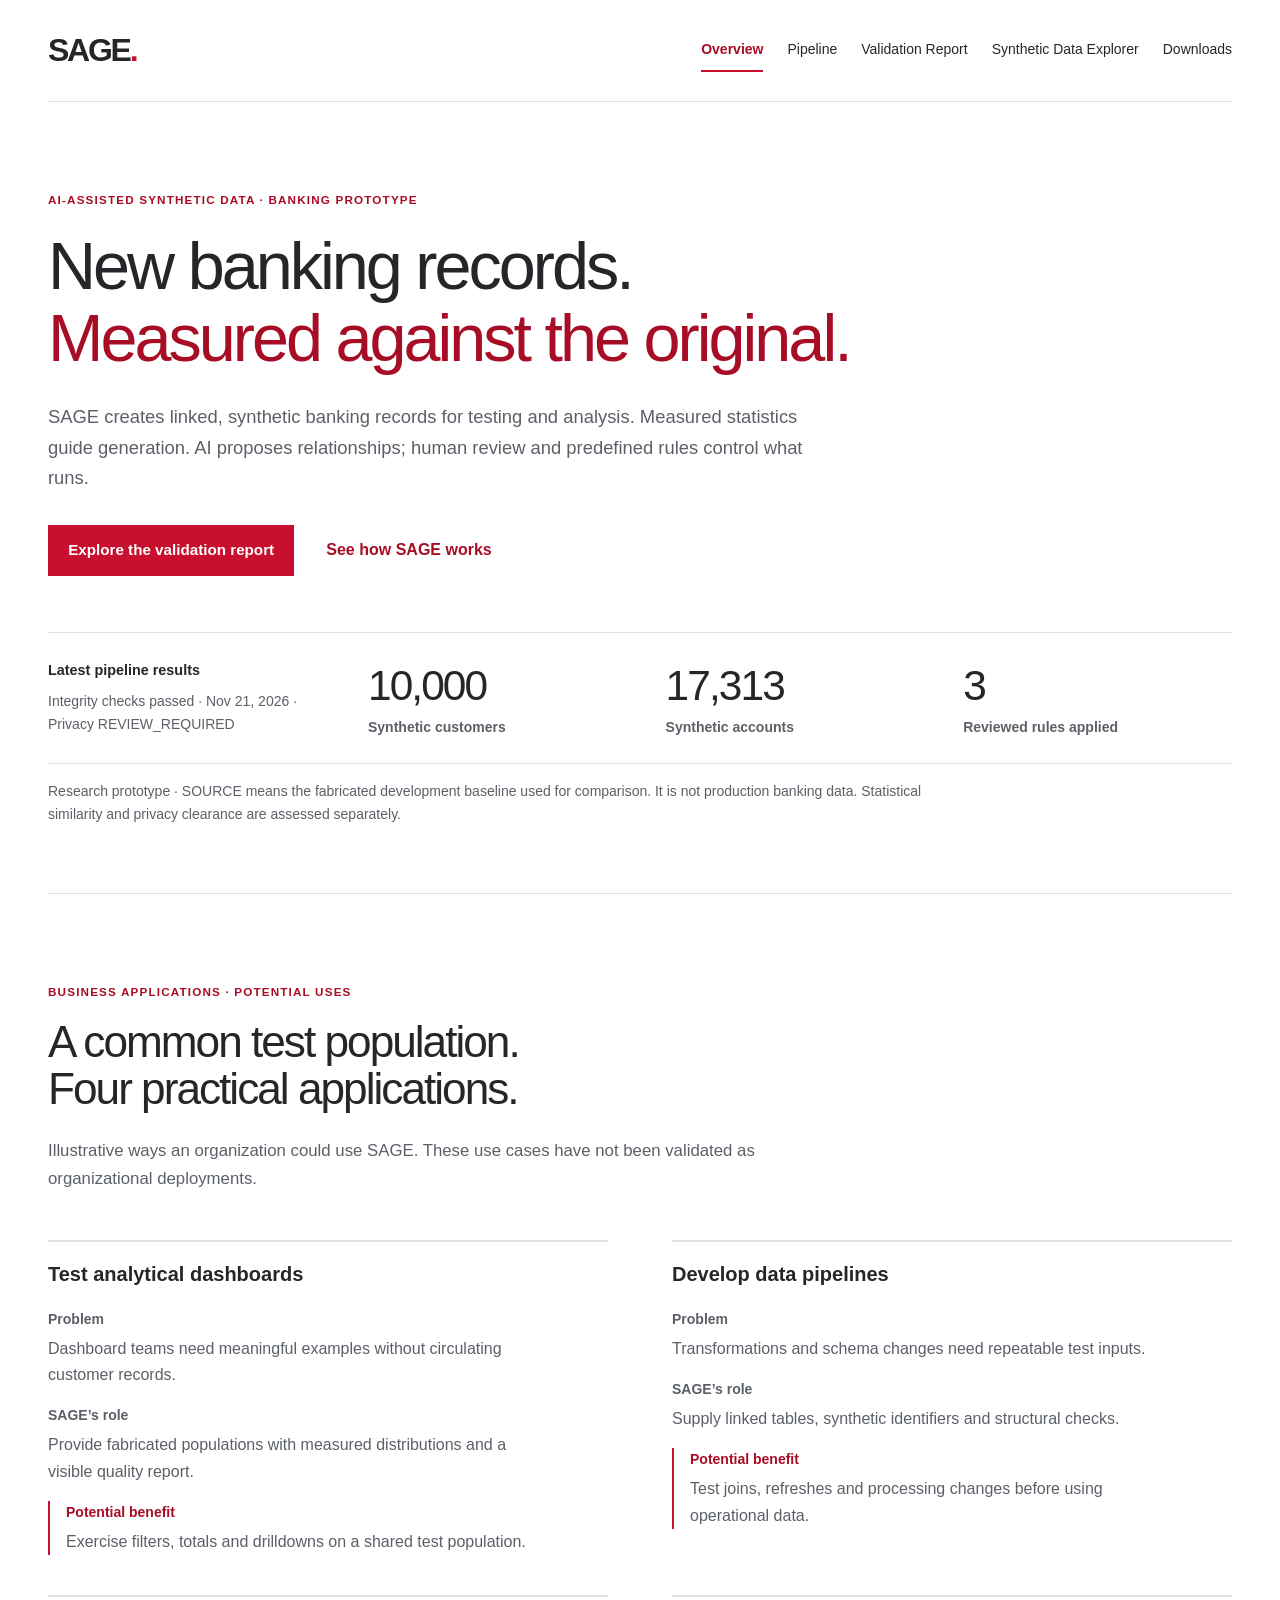
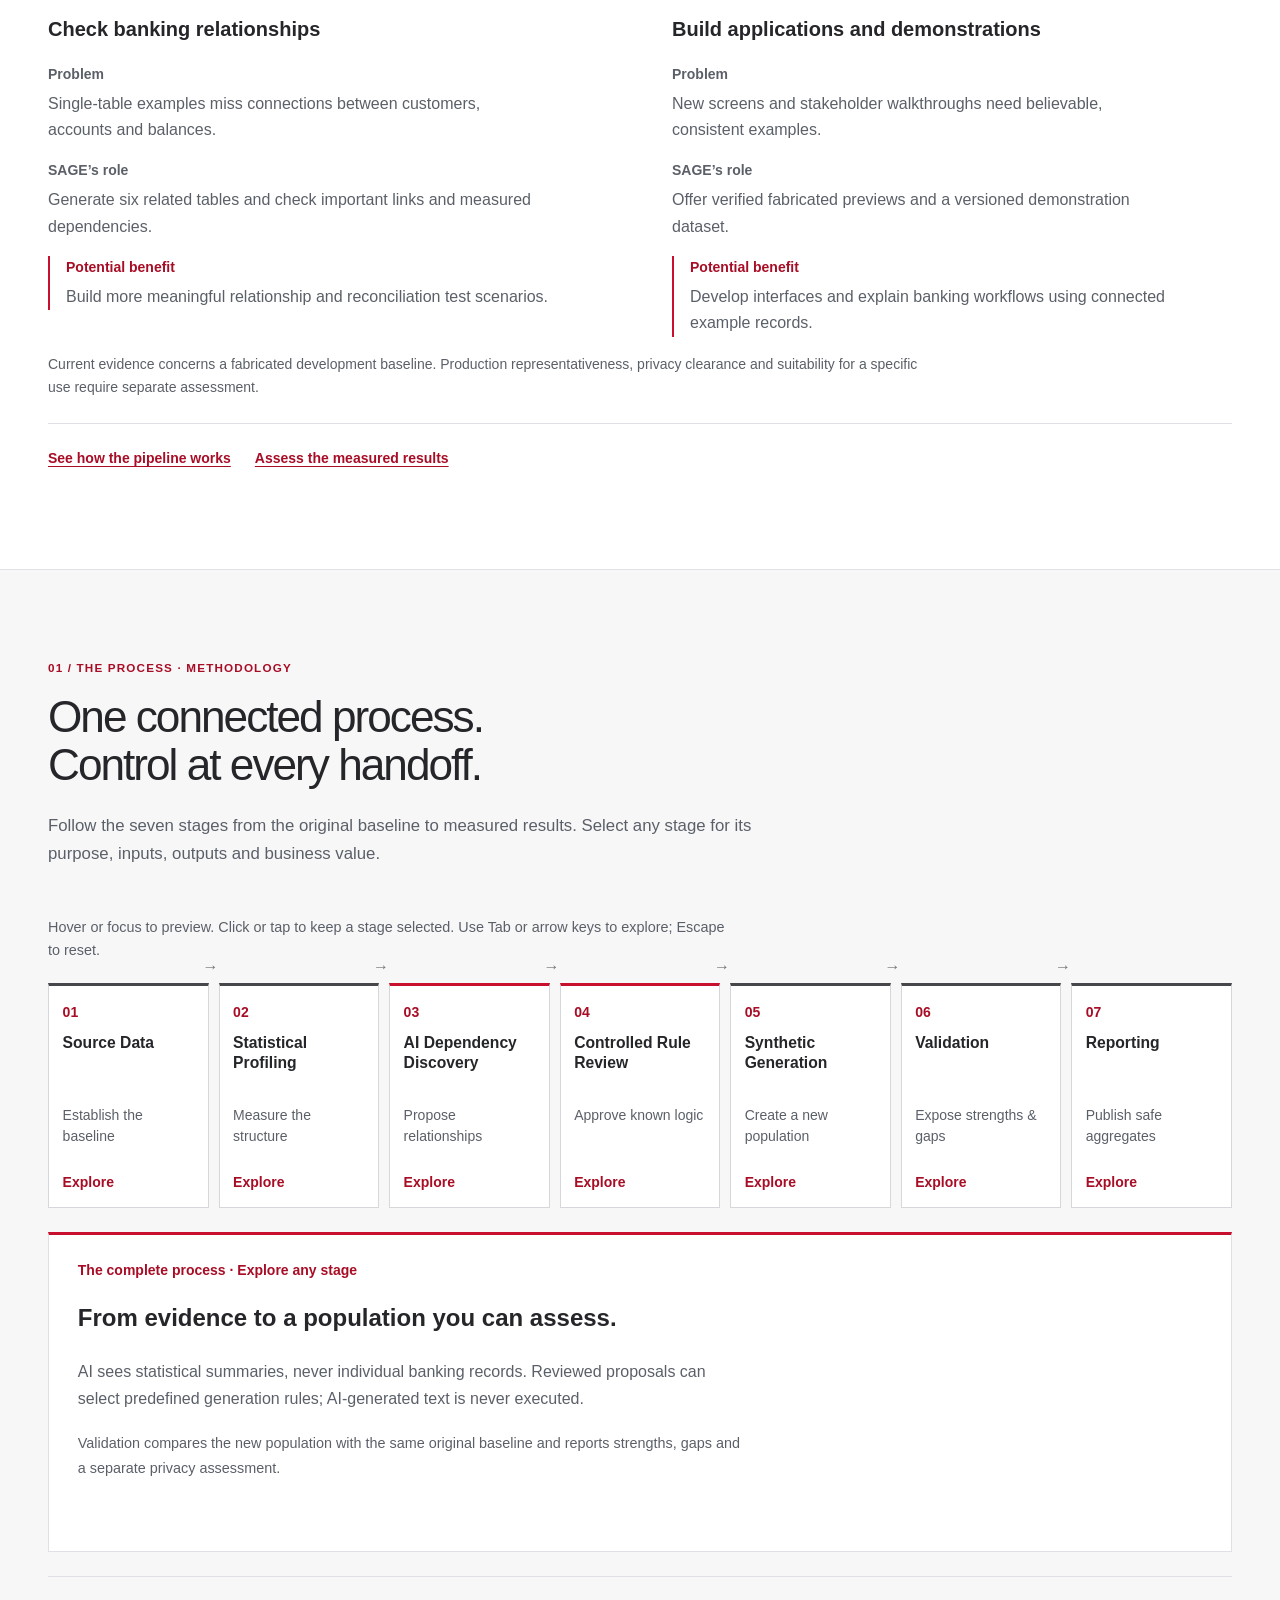
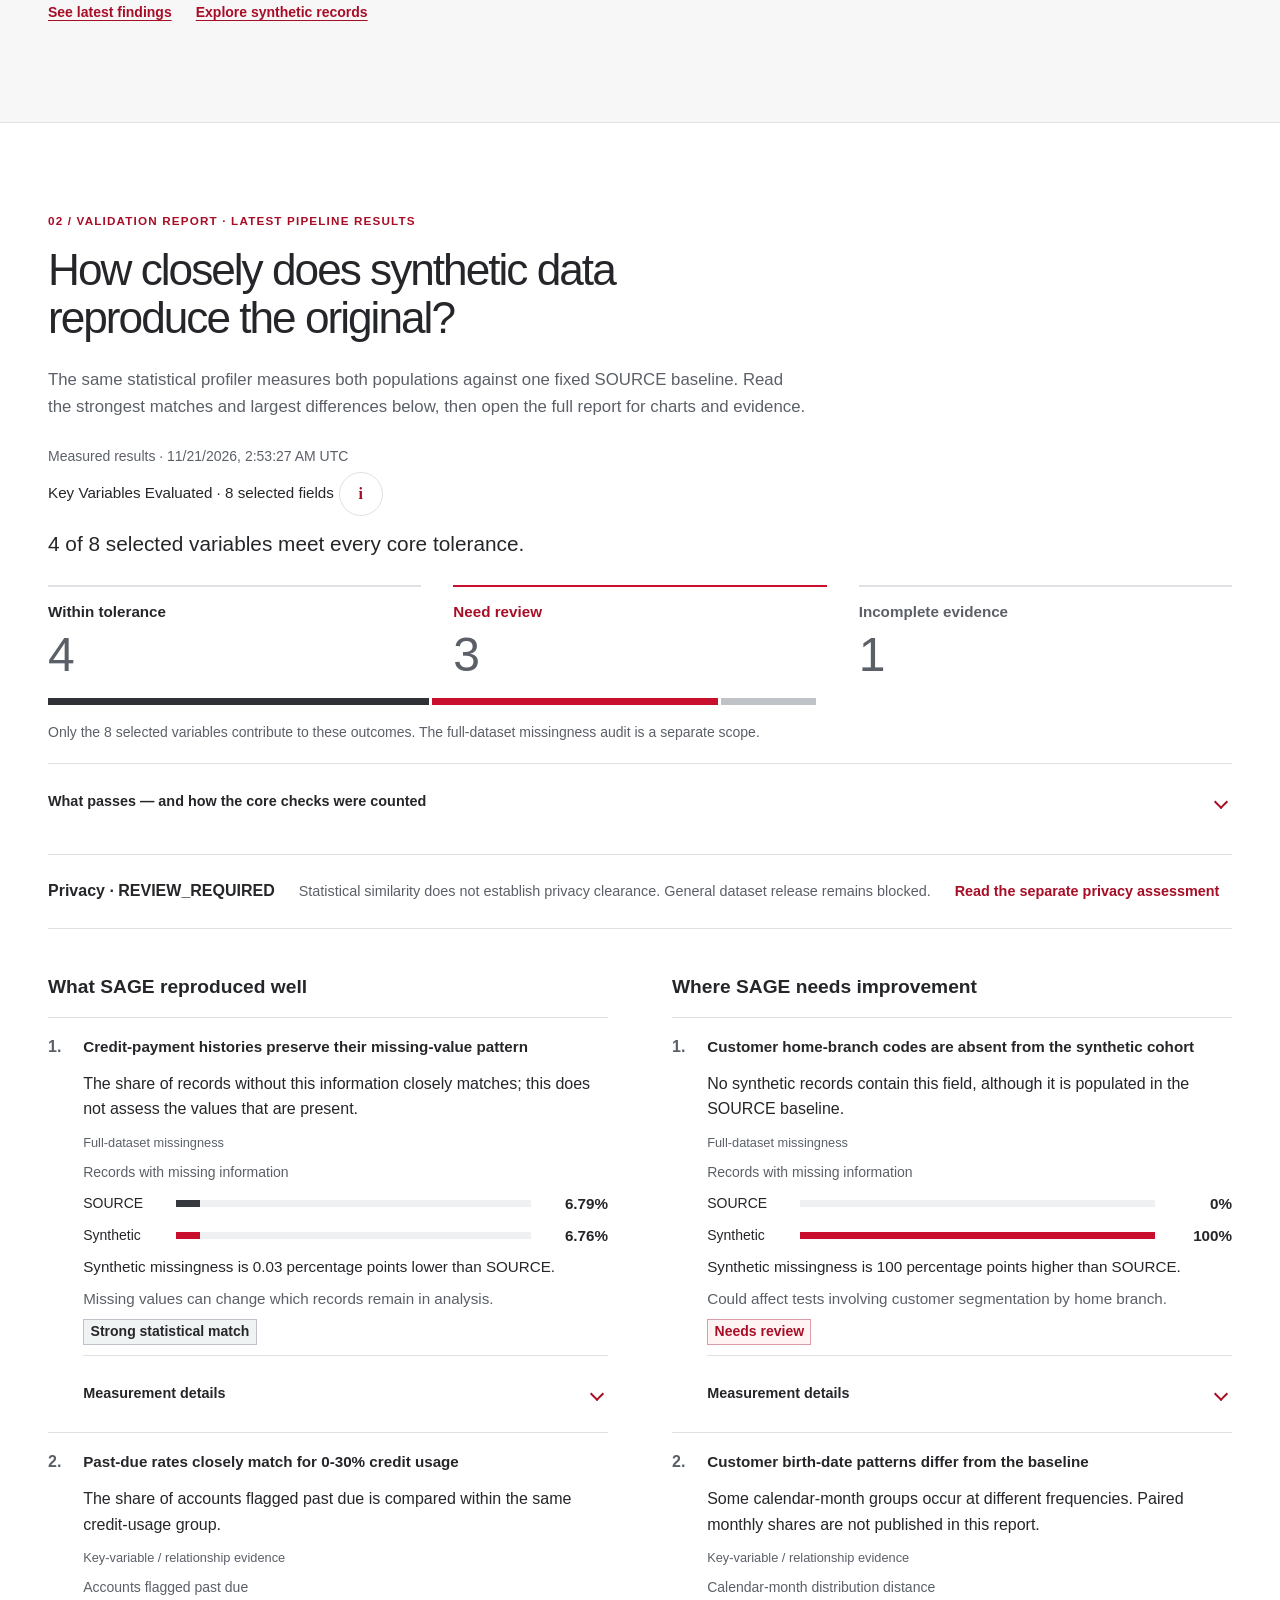
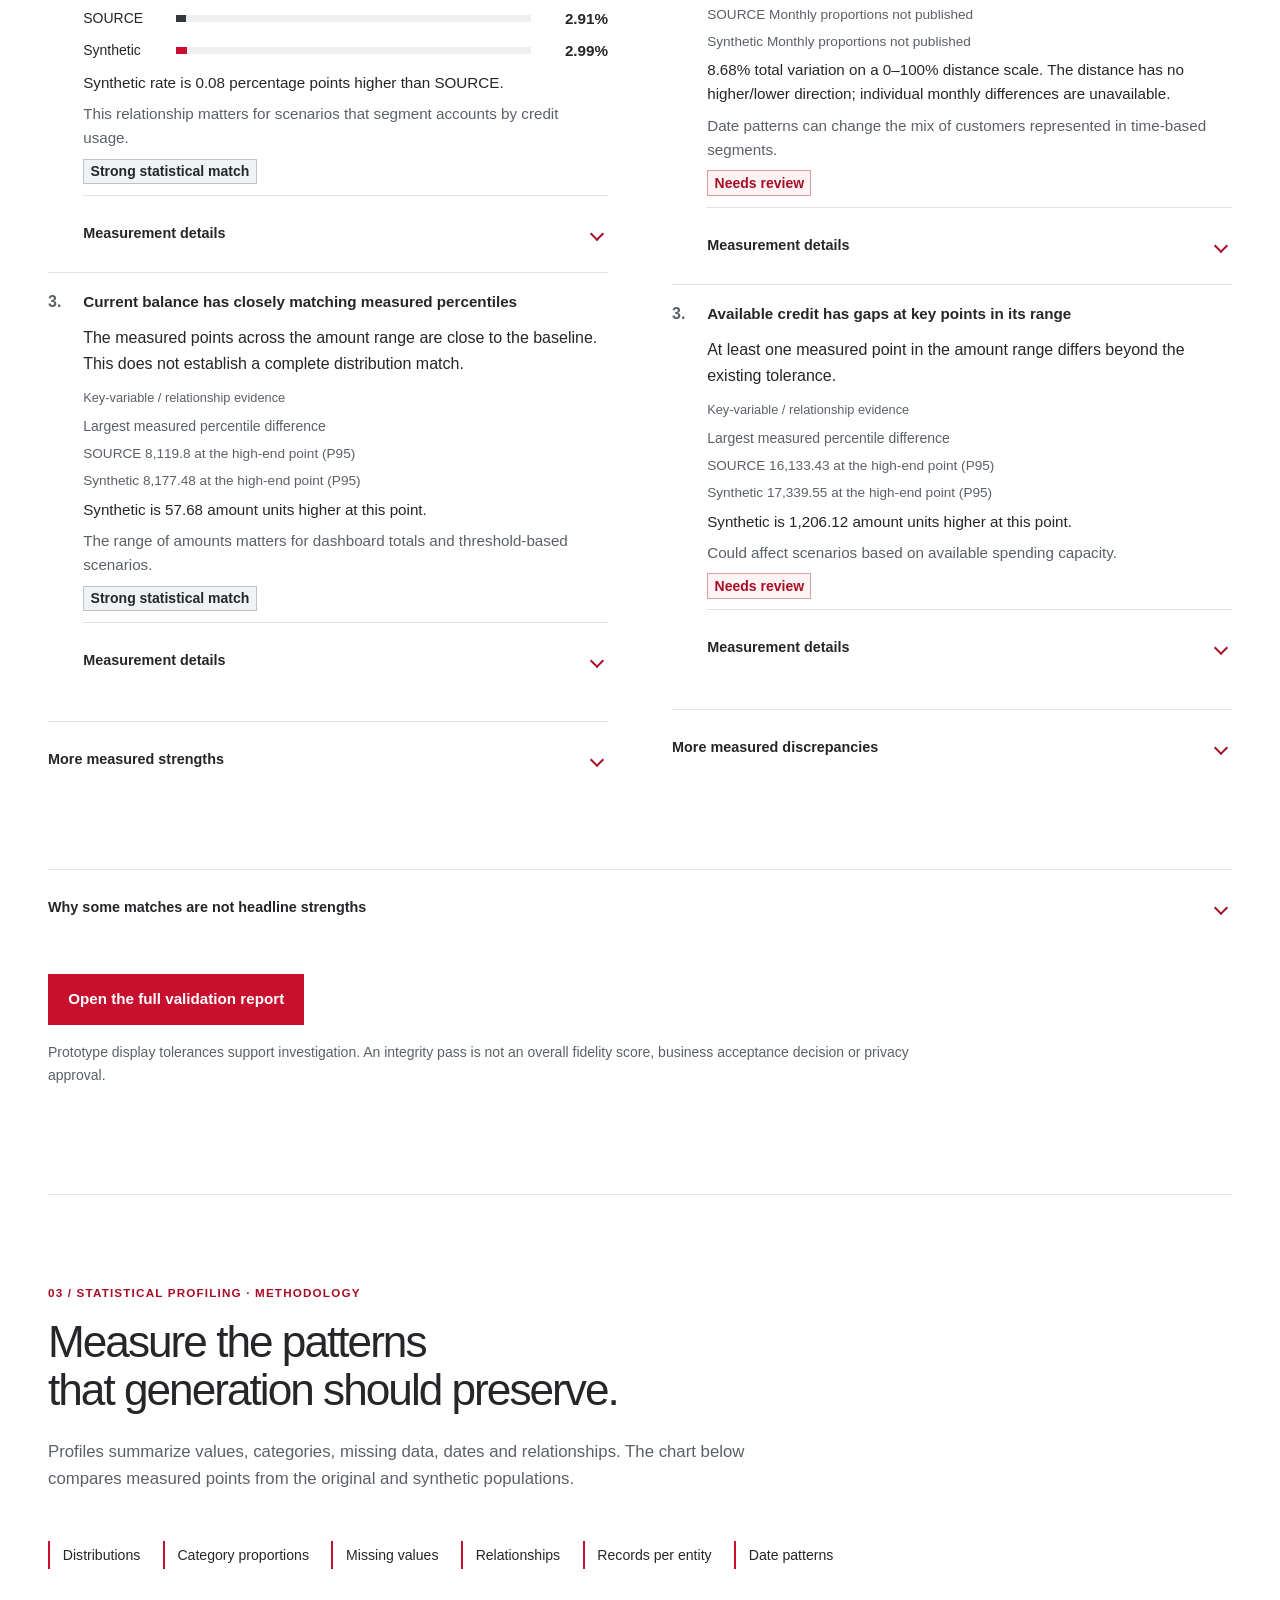
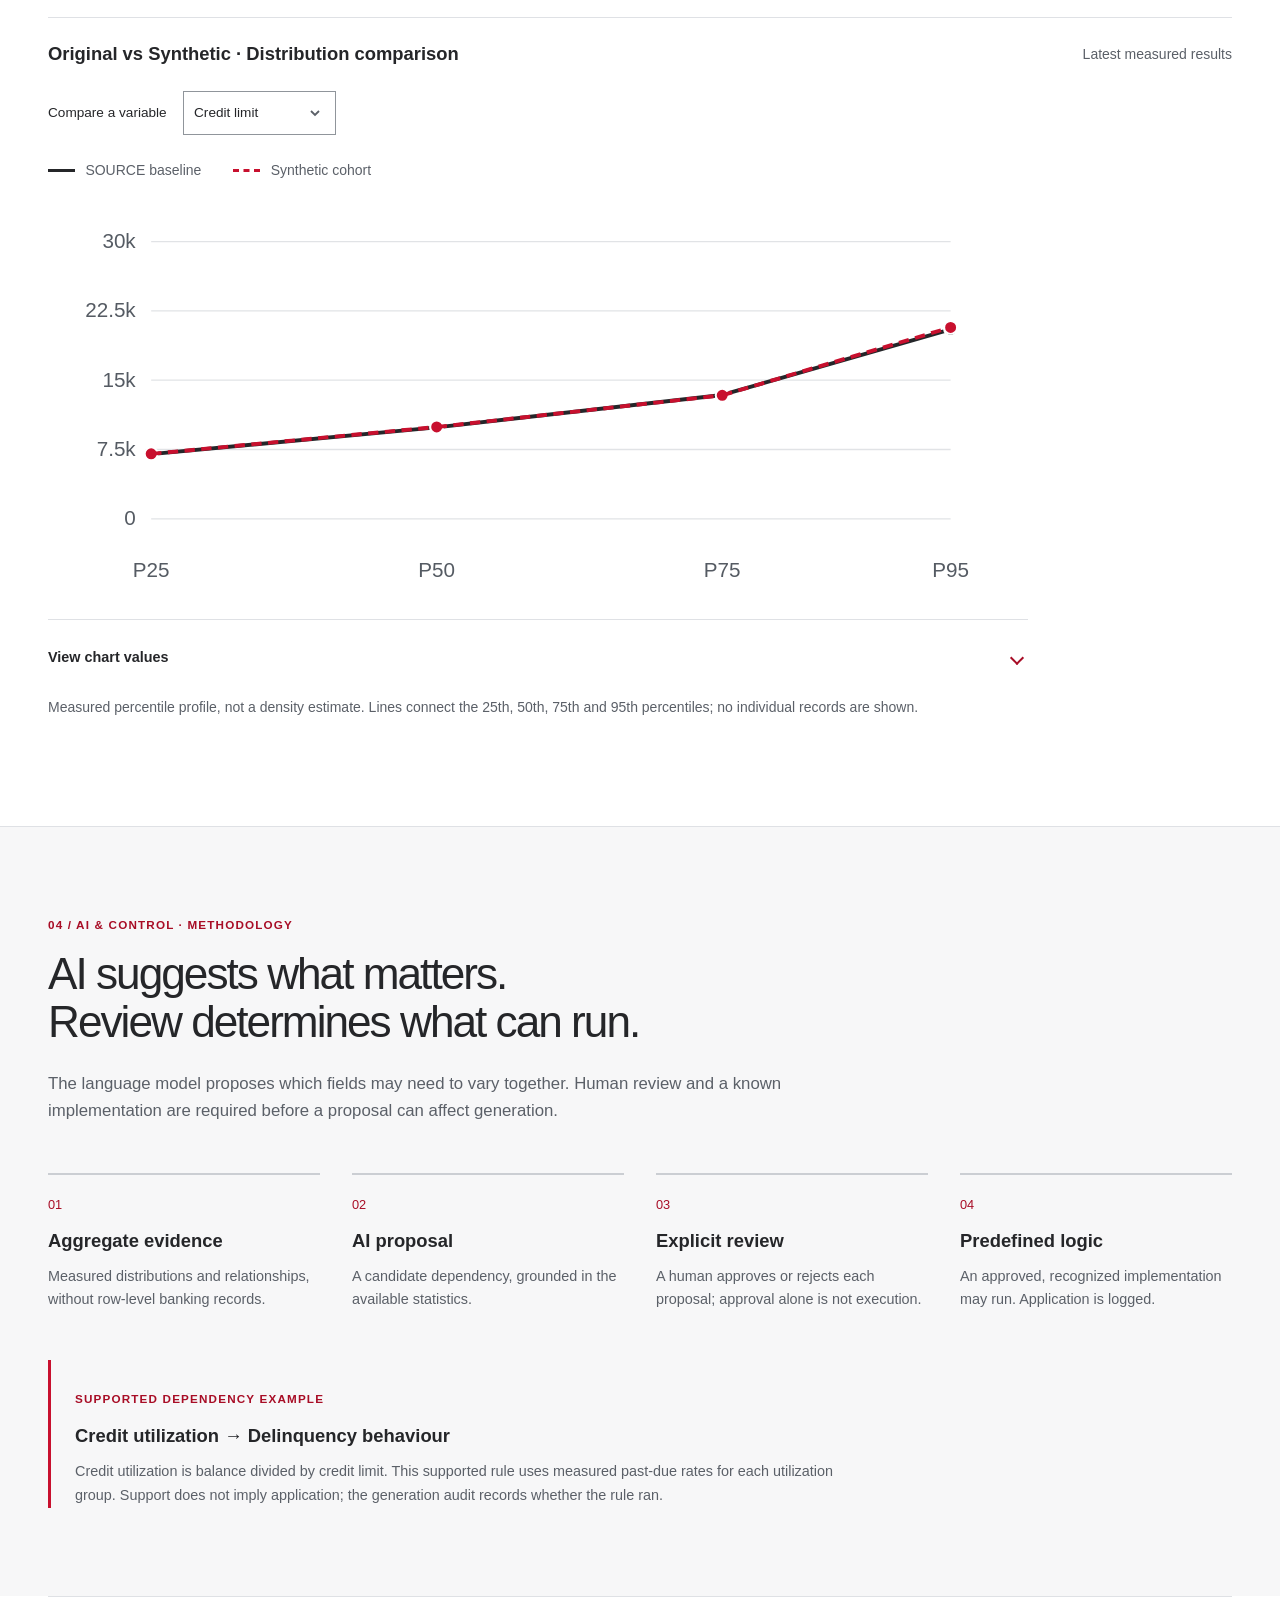
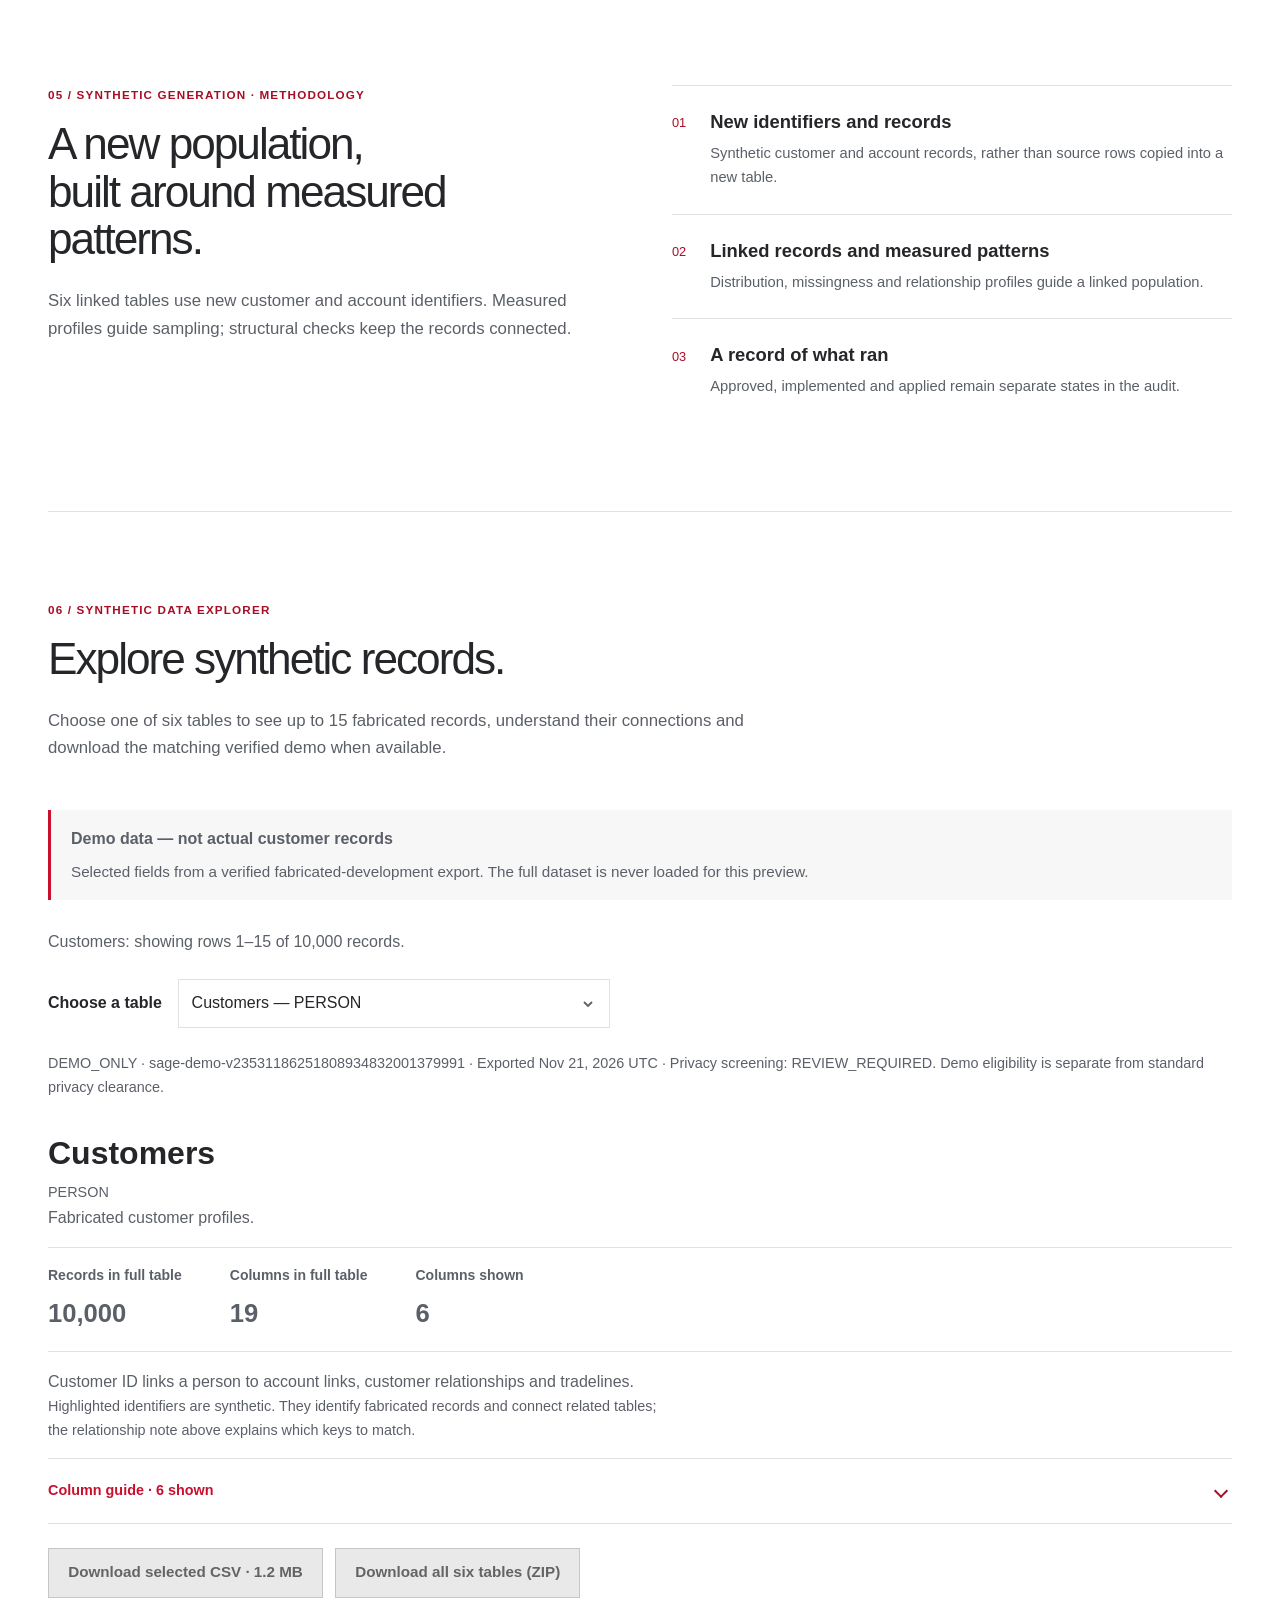
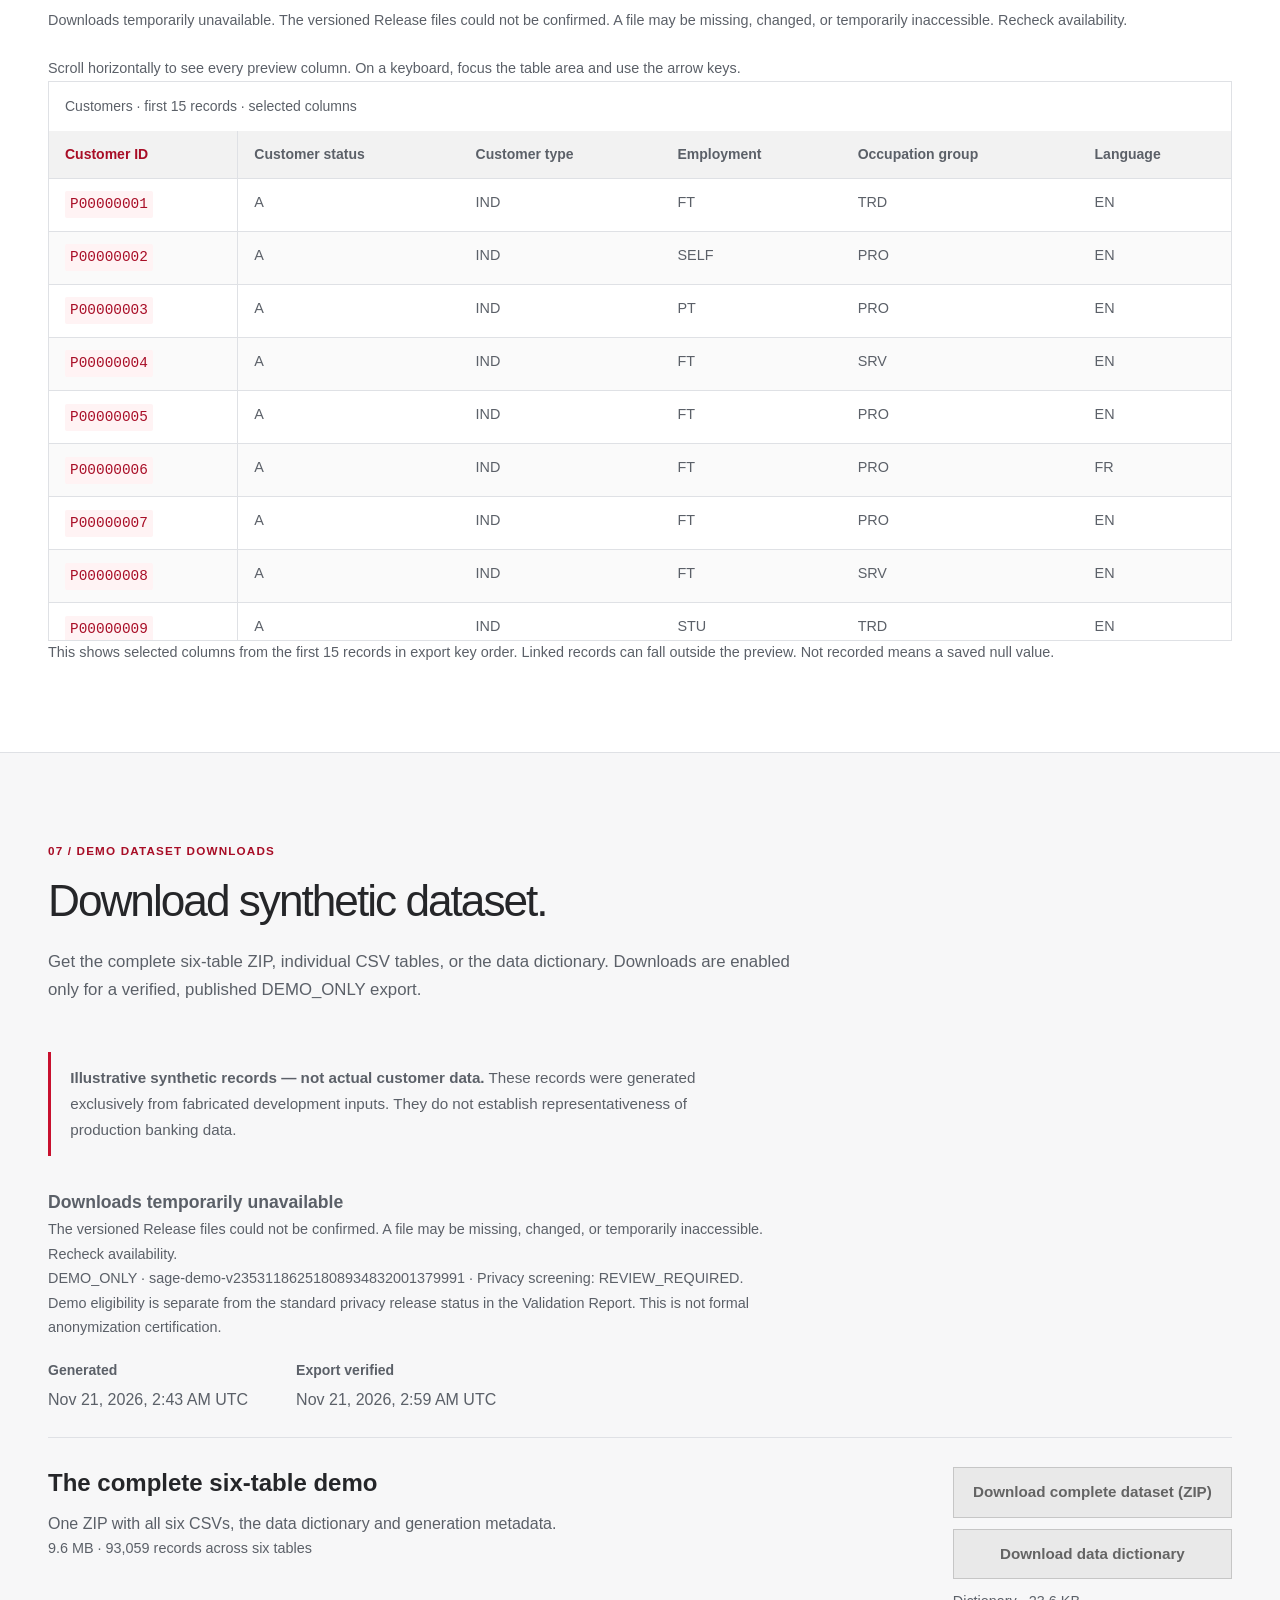
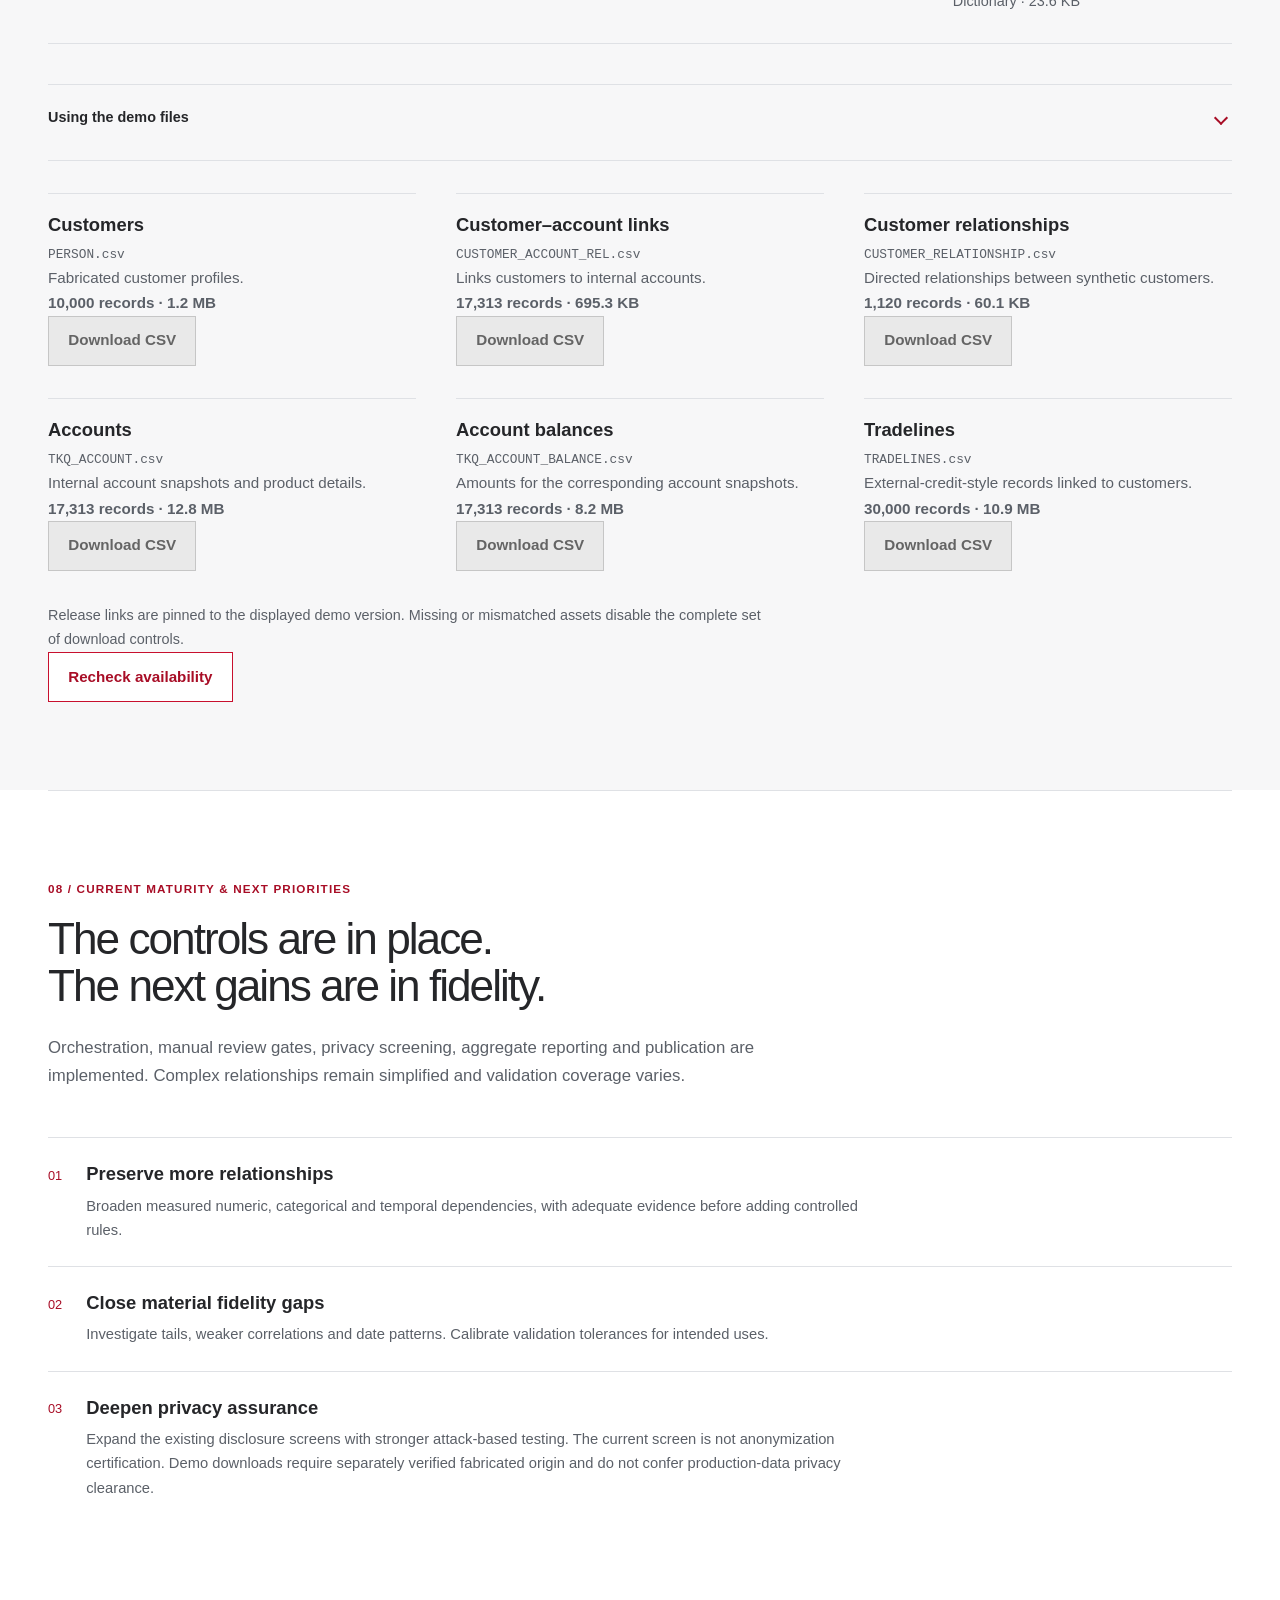
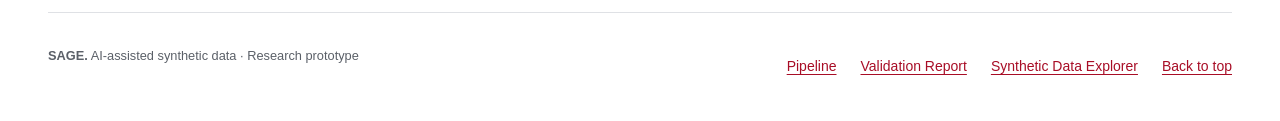
<file: docs/index.html>
<!doctype html>
<html lang="en">
<head>
<meta charset="utf-8"><meta name="viewport" content="width=device-width, initial-scale=1">
<meta name="description" content="SAGE: AI-assisted synthetic banking data, controlled by review and tested against measured source statistics.">
<meta name="theme-color" content="#c8102e"><title>SAGE — Synthetic data. Measured confidence.</title>
<link rel="stylesheet" href="styles.css?v=interpretation-1">
<script src="records-config.js?v=records-4" defer></script><script src="records.js?v=records-explorer-1" defer></script>
  <script src="downloads.js?v=demo-final-1" defer></script>
<script src="validation-config.js?v=null-rates-1" defer></script><script src="executive-viz.js?v=ux-review-2" defer></script><script src="results.js?v=post-pilot-2" defer></script><script src="validation.js?v=interpretation-1" defer></script><script src="showcase.js?v=interpretation-1" defer></script>
</head>
<body class="exec-page">
<a class="skip-link" href="#main">Skip to content</a>
<header class="exec-header container"><a class="exec-brand" href="index.html" aria-label="SAGE overview">SAGE<span aria-hidden="true">.</span></a><nav aria-label="Main navigation"><a href="#overview" aria-current="page">Overview</a><a href="#process">Pipeline</a><a href="validation.html">Validation Report</a><a href="#explore-records">Synthetic Data Explorer</a><a href="#download-dataset">Downloads</a></nav></header>
<main id="main" tabindex="-1">
<section id="overview" class="container exec-hero">
<p class="eyebrow">AI-assisted synthetic data · Banking prototype</p><h1>New banking records.<br><span>Measured against the original.</span></h1>
<p class="exec-lead">SAGE creates linked, synthetic banking records for testing and analysis. Measured statistics guide generation. AI proposes relationships; human review and predefined rules control what runs.</p>
<div class="exec-actions"><a class="button button-primary" href="validation.html">Explore the validation report</a><a class="text-link" href="#process">See how SAGE works</a></div>
<div class="hero-result-strip" aria-label="Latest measured generation"><p class="strip-label">Latest pipeline results<br><span id="hero-status" role="status">Results pending</span></p><dl class="exec-metrics hero-metrics"><div><dt>Synthetic customers</dt><dd id="hero-customers">—</dd></div><div><dt>Synthetic accounts</dt><dd id="hero-accounts">—</dd></div><div><dt>Reviewed rules applied</dt><dd id="hero-rules">—</dd></div></dl></div>
<p class="measurement-note">Research prototype · SOURCE means the fabricated development baseline used for comparison. It is not production banking data. Statistical similarity and privacy clearance are assessed separately.</p>
</section>
<section id="applications" class="container exec-section business-applications" aria-labelledby="applications-title">
<div class="exec-heading"><p class="eyebrow">Business applications · Potential uses</p><h2 id="applications-title">A common test population.<br>Four practical applications.</h2><p>Illustrative ways an organization could use SAGE. These use cases have not been validated as organizational deployments.</p></div>
<div class="application-grid">
<article><h3>Test analytical dashboards</h3><dl>
<div><dt>Problem</dt><dd>Dashboard teams need meaningful examples without circulating customer records.</dd></div>
<div><dt>SAGE’s role</dt><dd>Provide fabricated populations with measured distributions and a visible quality report.</dd></div>
<div><dt>Potential benefit</dt><dd>Exercise filters, totals and drilldowns on a shared test population.</dd></div>
</dl></article>
<article><h3>Develop data pipelines</h3><dl>
<div><dt>Problem</dt><dd>Transformations and schema changes need repeatable test inputs.</dd></div>
<div><dt>SAGE’s role</dt><dd>Supply linked tables, synthetic identifiers and structural checks.</dd></div>
<div><dt>Potential benefit</dt><dd>Test joins, refreshes and processing changes before using operational data.</dd></div>
</dl></article>
<article><h3>Check banking relationships</h3><dl>
<div><dt>Problem</dt><dd>Single-table examples miss connections between customers, accounts and balances.</dd></div>
<div><dt>SAGE’s role</dt><dd>Generate six related tables and check important links and measured dependencies.</dd></div>
<div><dt>Potential benefit</dt><dd>Build more meaningful relationship and reconciliation test scenarios.</dd></div>
</dl></article>
<article><h3>Build applications and demonstrations</h3><dl>
<div><dt>Problem</dt><dd>New screens and stakeholder walkthroughs need believable, consistent examples.</dd></div>
<div><dt>SAGE’s role</dt><dd>Offer verified fabricated previews and a versioned demonstration dataset.</dd></div>
<div><dt>Potential benefit</dt><dd>Develop interfaces and explain banking workflows using connected example records.</dd></div>
</dl></article>
</div>
<p class="measurement-note">Current evidence concerns a fabricated development baseline. Production representativeness, privacy clearance and suitability for a specific use require separate assessment.</p>
<nav class="section-exits" aria-label="Explore these potential applications"><a href="#process">See how the pipeline works</a><a href="validation.html#summary">Assess the measured results</a></nav>
</section>
<section id="process" class="exec-section section-soft"><div class="container">
<div class="exec-heading"><p class="eyebrow">01 / The process · Methodology</p><h2>One connected process.<br>Control at every handoff.</h2><p>Follow the seven stages from the original baseline to measured results. Select any stage for its purpose, inputs, outputs and business value.</p></div>
<div id="pipeline-explorer" class="pipeline-explorer">
<p id="pipeline-help" class="pipeline-help">Hover or focus to preview. Click or tap to keep a stage selected. Use Tab or arrow keys to explore; Escape to reset.</p>
<ol class="exec-pipeline" aria-label="SAGE pipeline stages" aria-describedby="pipeline-help">
<li class="pipeline-stage" data-detail="stage-source" data-title="Source Data"><button id="stage-source-button" type="button" aria-controls="stage-source" aria-expanded="false" disabled><span class="stage-number">01</span><strong>Source Data</strong><span class="stage-summary">Establish the baseline</span><span class="stage-more" aria-hidden="true">Explore</span></button></li>
<li class="pipeline-stage" data-detail="stage-profile" data-title="Statistical Profiling"><button id="stage-profile-button" type="button" aria-controls="stage-profile" aria-expanded="false" disabled><span class="stage-number">02</span><strong>Statistical Profiling</strong><span class="stage-summary">Measure the structure</span><span class="stage-more" aria-hidden="true">Explore</span></button></li>
<li class="pipeline-stage stage-accent" data-detail="stage-ai" data-title="AI Dependency Discovery"><button id="stage-ai-button" type="button" aria-controls="stage-ai" aria-expanded="false" disabled><span class="stage-number">03</span><strong>AI Dependency Discovery</strong><span class="stage-summary">Propose relationships</span><span class="stage-more" aria-hidden="true">Explore</span></button></li>
<li class="pipeline-stage stage-accent" data-detail="stage-review" data-title="Controlled Rule Review"><button id="stage-review-button" type="button" aria-controls="stage-review" aria-expanded="false" disabled><span class="stage-number">04</span><strong>Controlled Rule Review</strong><span class="stage-summary">Approve known logic</span><span class="stage-more" aria-hidden="true">Explore</span></button></li>
<li class="pipeline-stage" data-detail="stage-generate" data-title="Synthetic Generation"><button id="stage-generate-button" type="button" aria-controls="stage-generate" aria-expanded="false" disabled><span class="stage-number">05</span><strong>Synthetic Generation</strong><span class="stage-summary">Create a new population</span><span class="stage-more" aria-hidden="true">Explore</span></button></li>
<li class="pipeline-stage" data-detail="stage-validate" data-title="Validation"><button id="stage-validate-button" type="button" aria-controls="stage-validate" aria-expanded="false" disabled><span class="stage-number">06</span><strong>Validation</strong><span class="stage-summary">Expose strengths &amp; gaps</span><span class="stage-more" aria-hidden="true">Explore</span></button></li>
<li class="pipeline-stage" data-detail="stage-report" data-title="Reporting"><button id="stage-report-button" type="button" aria-controls="stage-report" aria-expanded="false" disabled><span class="stage-number">07</span><strong>Reporting</strong><span class="stage-summary">Publish safe aggregates</span><span class="stage-more" aria-hidden="true">Explore</span></button></li>
</ol>
<div id="pipeline-detail" class="pipeline-detail" role="region" aria-label="Pipeline stage briefing">
<div class="pipeline-detail-toolbar"><p id="pipeline-status" class="pipeline-status" role="status" aria-live="polite" aria-atomic="true">The complete process · Explore any stage</p><button id="pipeline-reset" class="pipeline-reset" type="button" hidden>Back to stages</button></div>
<div id="pipeline-overview" class="pipeline-overview"><h3>From evidence to a population you can assess.</h3><p>AI sees statistical summaries, never individual banking records. Reviewed proposals can select predefined generation rules; AI-generated text is never executed.</p><p class="pipeline-takeaway">Validation compares the new population with the same original baseline and reports strengths, gaps and a separate privacy assessment.</p></div>
<article id="stage-source" class="stage-detail" aria-labelledby="stage-source-title" hidden><h3 id="stage-source-title">Source Data</h3><dl class="stage-facts">
<div><dt>Purpose</dt><dd>Establish the original population that SAGE aims to reproduce.</dd></div>
<div><dt>Inputs</dt><dd>The six linked tables of fabricated development records.</dd></div>
<div><dt>Outputs</dt><dd>One agreed SOURCE baseline for measurement and comparison.</dd></div>
<div><dt>Business value</dt><dd>Keeps every result anchored to the same reference population.</dd></div>
</dl></article>
<article id="stage-profile" class="stage-detail" aria-labelledby="stage-profile-title" hidden><h3 id="stage-profile-title">Statistical Profiling</h3><dl class="stage-facts">
<div><dt>Purpose</dt><dd>Measure the patterns a useful synthetic population should preserve.</dd></div>
<div><dt>Inputs</dt><dd>The selected SOURCE baseline.</dd></div>
<div><dt>Outputs</dt><dd>Summaries of distributions, missingness, dates and relationships.</dd></div>
<div><dt>Business value</dt><dd>Turns a complex population into measurable generation targets.</dd></div>
</dl></article>
<article id="stage-ai" class="stage-detail" aria-labelledby="stage-ai-title" hidden><h3 id="stage-ai-title">AI Dependency Discovery</h3><dl class="stage-facts">
<div><dt>Purpose</dt><dd>Identify candidate relationships that may need to be generated together.</dd></div>
<div><dt>Inputs</dt><dd>Aggregate statistical evidence, without individual banking records.</dd></div>
<div><dt>Outputs</dt><dd>Dependency proposals for human review.</dd></div>
<div><dt>Business value</dt><dd>Helps prioritize relationships that independent sampling could miss.</dd></div>
</dl></article>
<article id="stage-review" class="stage-detail" aria-labelledby="stage-review-title" hidden><h3 id="stage-review-title">Controlled Rule Review</h3><dl class="stage-facts">
<div><dt>Purpose</dt><dd>Decide which proposed dependencies are suitable for controlled use.</dd></div>
<div><dt>Inputs</dt><dd>Candidate proposals and their supporting measured evidence.</dd></div>
<div><dt>Outputs</dt><dd>Reviewed decisions. Supported approvals may influence generation through predefined logic.</dd></div>
<div><dt>Business value</dt><dd>Maintains human accountability. Approval alone does not mean a rule was applied.</dd></div>
</dl></article>
<article id="stage-generate" class="stage-detail" aria-labelledby="stage-generate-title" hidden><h3 id="stage-generate-title">Synthetic Generation</h3><dl class="stage-facts">
<div><dt>Purpose</dt><dd>Create a new, linked population with its own synthetic identifiers.</dd></div>
<div><dt>Inputs</dt><dd>The SOURCE statistical profile and eligible reviewed dependencies.</dd></div>
<div><dt>Outputs</dt><dd>Six related synthetic tables and a record of applied rules.</dd></div>
<div><dt>Business value</dt><dd>Provides consistent data for demonstration, testing and analysis while preserving measured patterns.</dd></div>
</dl></article>
<article id="stage-validate" class="stage-detail" aria-labelledby="stage-validate-title" hidden><h3 id="stage-validate-title">Validation</h3><dl class="stage-facts">
<div><dt>Purpose</dt><dd>Assess how closely the new population matches the original baseline.</dd></div>
<div><dt>Inputs</dt><dd>The generated cohort and the same SOURCE reference.</dd></div>
<div><dt>Outputs</dt><dd>Measured strengths, discrepancies, structural checks and a separate privacy assessment.</dd></div>
<div><dt>Business value</dt><dd>Makes limitations visible before stakeholders decide how the data can be used.</dd></div>
</dl></article>
<article id="stage-report" class="stage-detail" aria-labelledby="stage-report-title" hidden><h3 id="stage-report-title">Reporting</h3><dl class="stage-facts">
<div><dt>Purpose</dt><dd>Make the evidence accessible to stakeholders.</dd></div>
<div><dt>Inputs</dt><dd>Validated comparisons and separate demo-export verification.</dd></div>
<div><dt>Outputs</dt><dd>An aggregate Validation Report; verified DEMO_ONLY previews and downloads when enabled.</dd></div>
<div><dt>Business value</dt><dd>Supports informed review while keeping unverified datasets out of public distribution.</dd></div>
</dl></article>
</div>
<noscript><p class="pipeline-help">Interactive stage details need JavaScript. The complete process and methodology remain visible on this page.</p></noscript>
</div>
<nav class="section-exits" aria-label="Continue from the pipeline"><a href="#validation">See latest findings</a><a href="#explore-records">Explore synthetic records</a></nav>
</div></section>
<section id="validation" class="exec-section section-soft"><div class="container">
<div class="exec-heading"><p class="eyebrow">02 / Validation report · Latest pipeline results</p><h2>How closely does synthetic data<br>reproduce the original?</h2><p>The same statistical profiler measures both populations against one fixed SOURCE baseline. Read the strongest matches and largest differences below, then open the full report for charts and evidence.</p></div>
<!-- SHOWCASE RESULTS START -->
<div id="executive-results" data-report-url="latest-pipeline.json"><p class="results-notice" role="status">Latest results unavailable</p><noscript><p>Enable JavaScript to view measured results. The methodology remains available above.</p></noscript></div>
<!-- SHOWCASE RESULTS END -->
<a class="button button-primary" href="validation.html">Open the full validation report</a><p class="measurement-note">Prototype display tolerances support investigation. An integrity pass is not an overall fidelity score, business acceptance decision or privacy approval.</p>
</div></section>
<section id="evidence" class="container exec-section">
<div class="exec-heading"><p class="eyebrow">03 / Statistical profiling · Methodology</p><h2>Measure the patterns<br>that generation should preserve.</h2><p>Profiles summarize values, categories, missing data, dates and relationships. The chart below compares measured points from the original and synthetic populations.</p></div>
<ul class="profile-characteristics"><li>Distributions</li><li>Category proportions</li><li>Missing values</li><li>Relationships</li><li>Records per entity</li><li>Date patterns</li></ul>
<div class="visual-heading"><h3>Original vs Synthetic · Distribution comparison</h3><span class="small-label">Latest measured results</span></div><div id="distribution-preview"><p class="results-notice">Latest distribution results unavailable. A completed report will populate this comparison.</p></div>
</section>
<section id="control" class="exec-section section-soft"><div class="container">
<div class="exec-heading"><p class="eyebrow">04 / AI &amp; control · Methodology</p><h2>AI suggests what matters.<br>Review determines what can run.</h2><p>The language model proposes which fields may need to vary together. Human review and a known implementation are required before a proposal can affect generation.</p></div>
<ol class="control-flow"><li><span>01</span><h3>Aggregate evidence</h3><p>Measured distributions and relationships, without row-level banking records.</p></li><li><span>02</span><h3>AI proposal</h3><p>A candidate dependency, grounded in the available statistics.</p></li><li><span>03</span><h3>Explicit review</h3><p>A human approves or rejects each proposal; approval alone is not execution.</p></li><li><span>04</span><h3>Predefined logic</h3><p>An approved, recognized implementation may run. Application is logged.</p></li></ol>
<div class="example-line"><p class="eyebrow">Supported dependency example</p><h3>Credit utilization → Delinquency behaviour</h3><p>Credit utilization is balance divided by credit limit. This supported rule uses measured past-due rates for each utilization group. Support does not imply application; the generation audit records whether the rule ran.</p></div>
</div></section>
<section id="generation" class="container exec-section generation-split"><div class="exec-heading"><p class="eyebrow">05 / Synthetic generation · Methodology</p><h2>A new population,<br>built around measured patterns.</h2><p>Six linked tables use new customer and account identifiers. Measured profiles guide sampling; structural checks keep the records connected.</p></div><ul class="outcome-list"><li><span>01</span><div><h3>New identifiers and records</h3><p>Synthetic customer and account records, rather than source rows copied into a new table.</p></div></li><li><span>02</span><div><h3>Linked records and measured patterns</h3><p>Distribution, missingness and relationship profiles guide a linked population.</p></div></li><li><span>03</span><div><h3>A record of what ran</h3><p>Approved, implemented and applied remain separate states in the audit.</p></div></li></ul></section>
<section id="explore-records" class="container exec-section" aria-labelledby="explore-records-title">
<div class="exec-heading"><p class="eyebrow">06 / Synthetic Data Explorer</p><h2 id="explore-records-title">Explore synthetic records.</h2><p>Choose one of six tables to see up to 15 fabricated records, understand their connections and download the matching verified demo when available.</p></div>
<p class="record-designation"><strong>Demo data — not actual customer records</strong><span>Selected fields from a verified fabricated-development export. The full dataset is never loaded for this preview.</span></p>
<div id="records-explorer"><p class="results-notice" role="status">Demo preview pending</p><noscript><p>Enable JavaScript to explore the bounded demo preview. The methodology and validation links remain available.</p></noscript></div>
</section>
<section id="download-dataset" class="exec-section section-soft" aria-labelledby="download-dataset-title"><div class="container">
<div class="exec-heading"><p class="eyebrow">07 / Demo dataset downloads</p><h2 id="download-dataset-title">Download synthetic dataset.</h2><p>Get the complete six-table ZIP, individual CSV tables, or the data dictionary. Downloads are enabled only for a verified, published DEMO_ONLY export.</p></div>
<p class="download-disclaimer"><strong>Illustrative synthetic records — not actual customer data.</strong> These records were generated exclusively from fabricated development inputs. They do not establish representativeness of production banking data.</p>
<div id="dataset-downloads"><p class="results-notice" role="status">Downloads unavailable until a verified demo export is confirmed.</p><noscript><p>Enable JavaScript to check the verified export and versioned download links.</p></noscript></div>
</div></section>
<section id="priorities" class="container exec-section"><div class="exec-heading"><p class="eyebrow">08 / Current maturity &amp; next priorities</p><h2>The controls are in place.<br>The next gains are in fidelity.</h2><p>Orchestration, manual review gates, privacy screening, aggregate reporting and publication are implemented. Complex relationships remain simplified and validation coverage varies.</p></div><ol class="priority-list"><li><span>01</span><div><h3>Preserve more relationships</h3><p>Broaden measured numeric, categorical and temporal dependencies, with adequate evidence before adding controlled rules.</p></div></li><li><span>02</span><div><h3>Close material fidelity gaps</h3><p>Investigate tails, weaker correlations and date patterns. Calibrate validation tolerances for intended uses.</p></div></li><li><span>03</span><div><h3>Deepen privacy assurance</h3><p>Expand the existing disclosure screens with stronger attack-based testing. The current screen is not anonymization certification. Demo downloads require separately verified fabricated origin and do not confer production-data privacy clearance.</p></div></li></ol></section>
</main>
<footer class="container exec-footer"><p><strong>SAGE.</strong> AI-assisted synthetic data · Research prototype</p><nav aria-label="Explore SAGE"><a href="#process">Pipeline</a><a href="validation.html">Validation Report</a><a href="#explore-records">Synthetic Data Explorer</a><a href="#overview">Back to top</a></nav></footer>
</body></html>
</file>
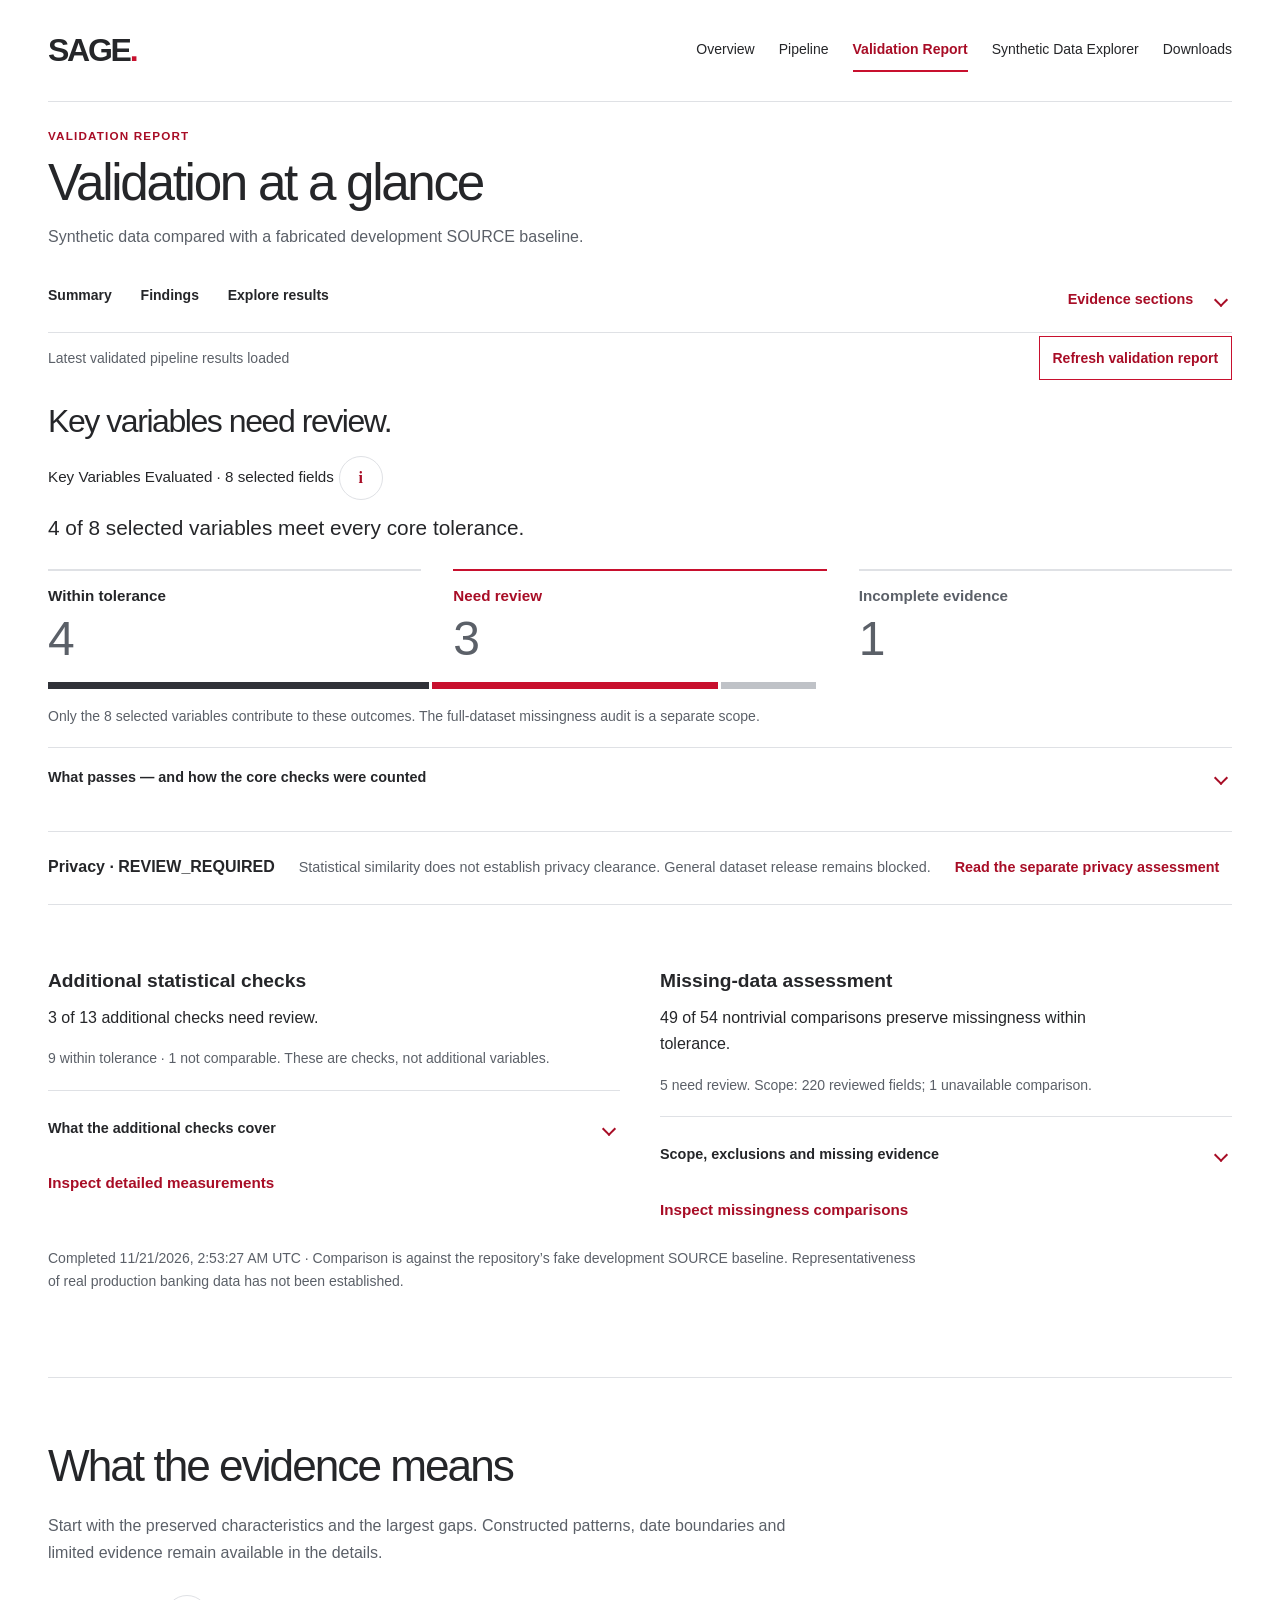
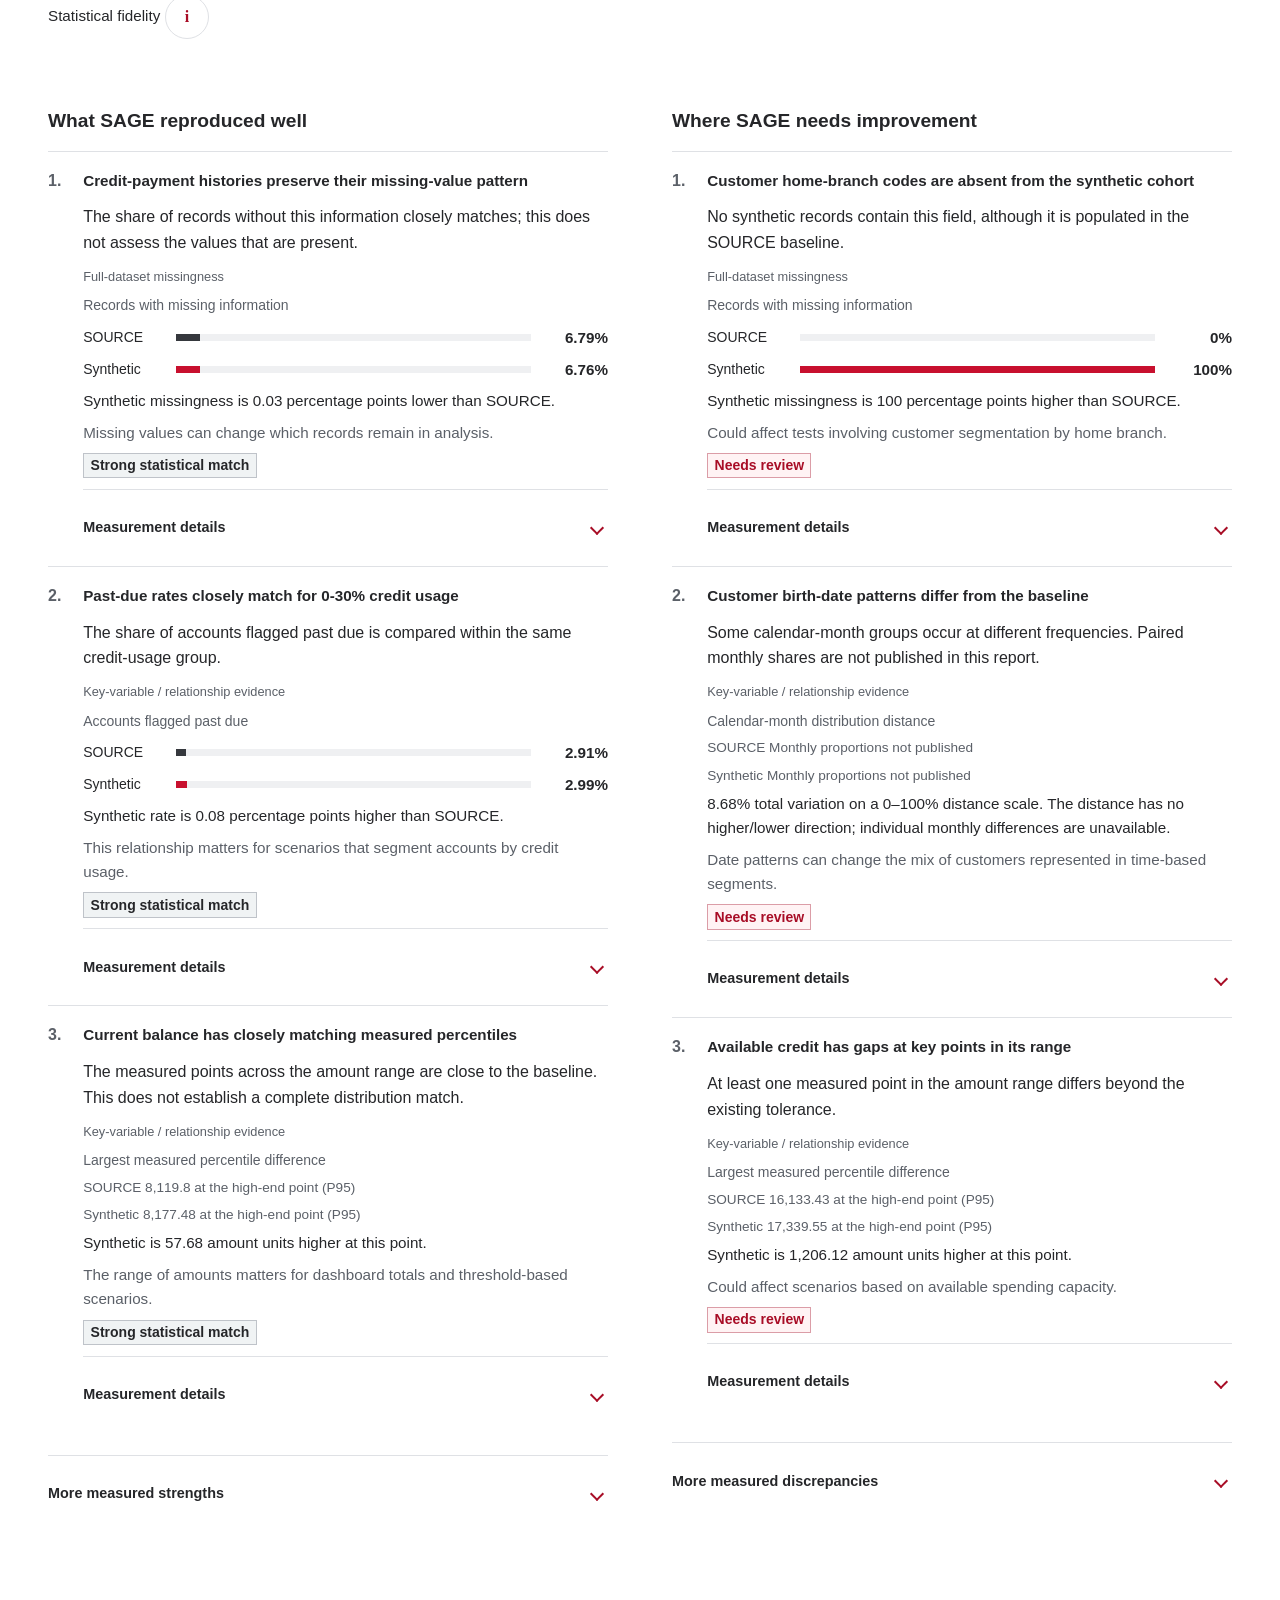
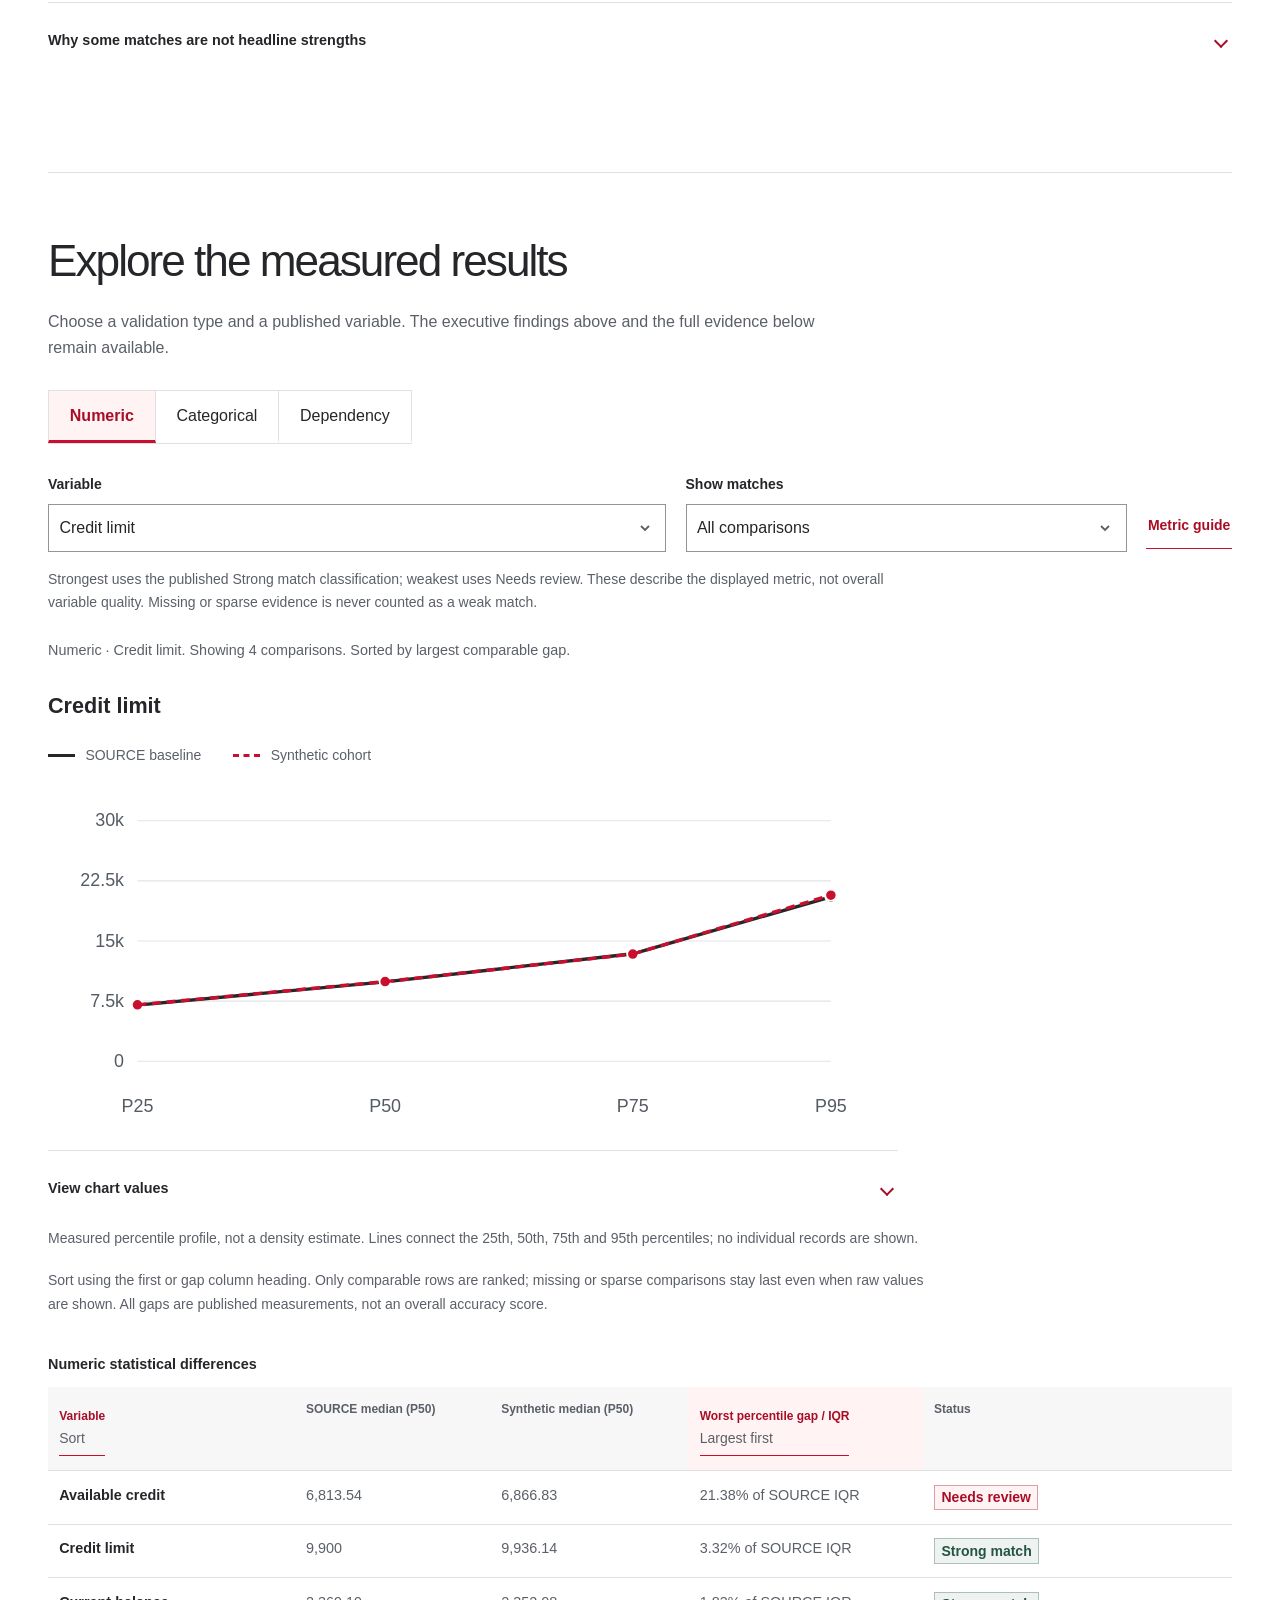
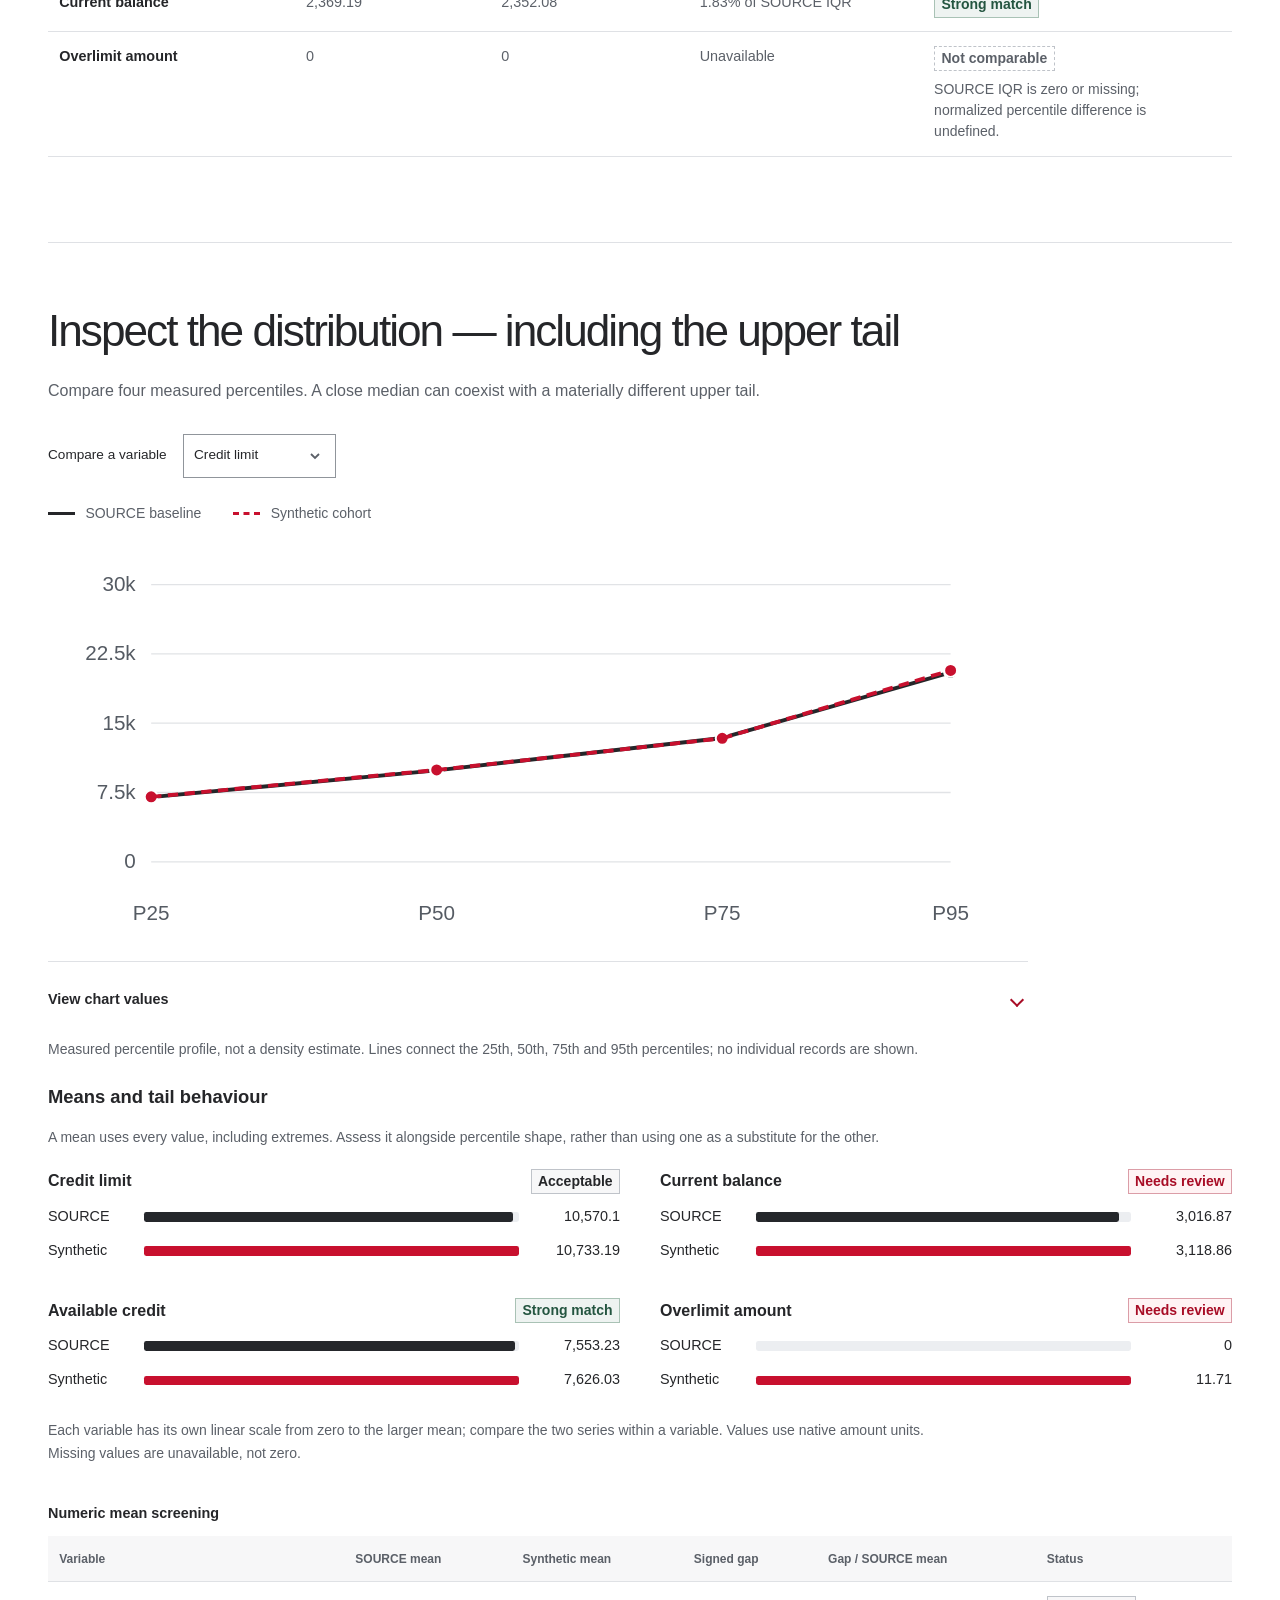
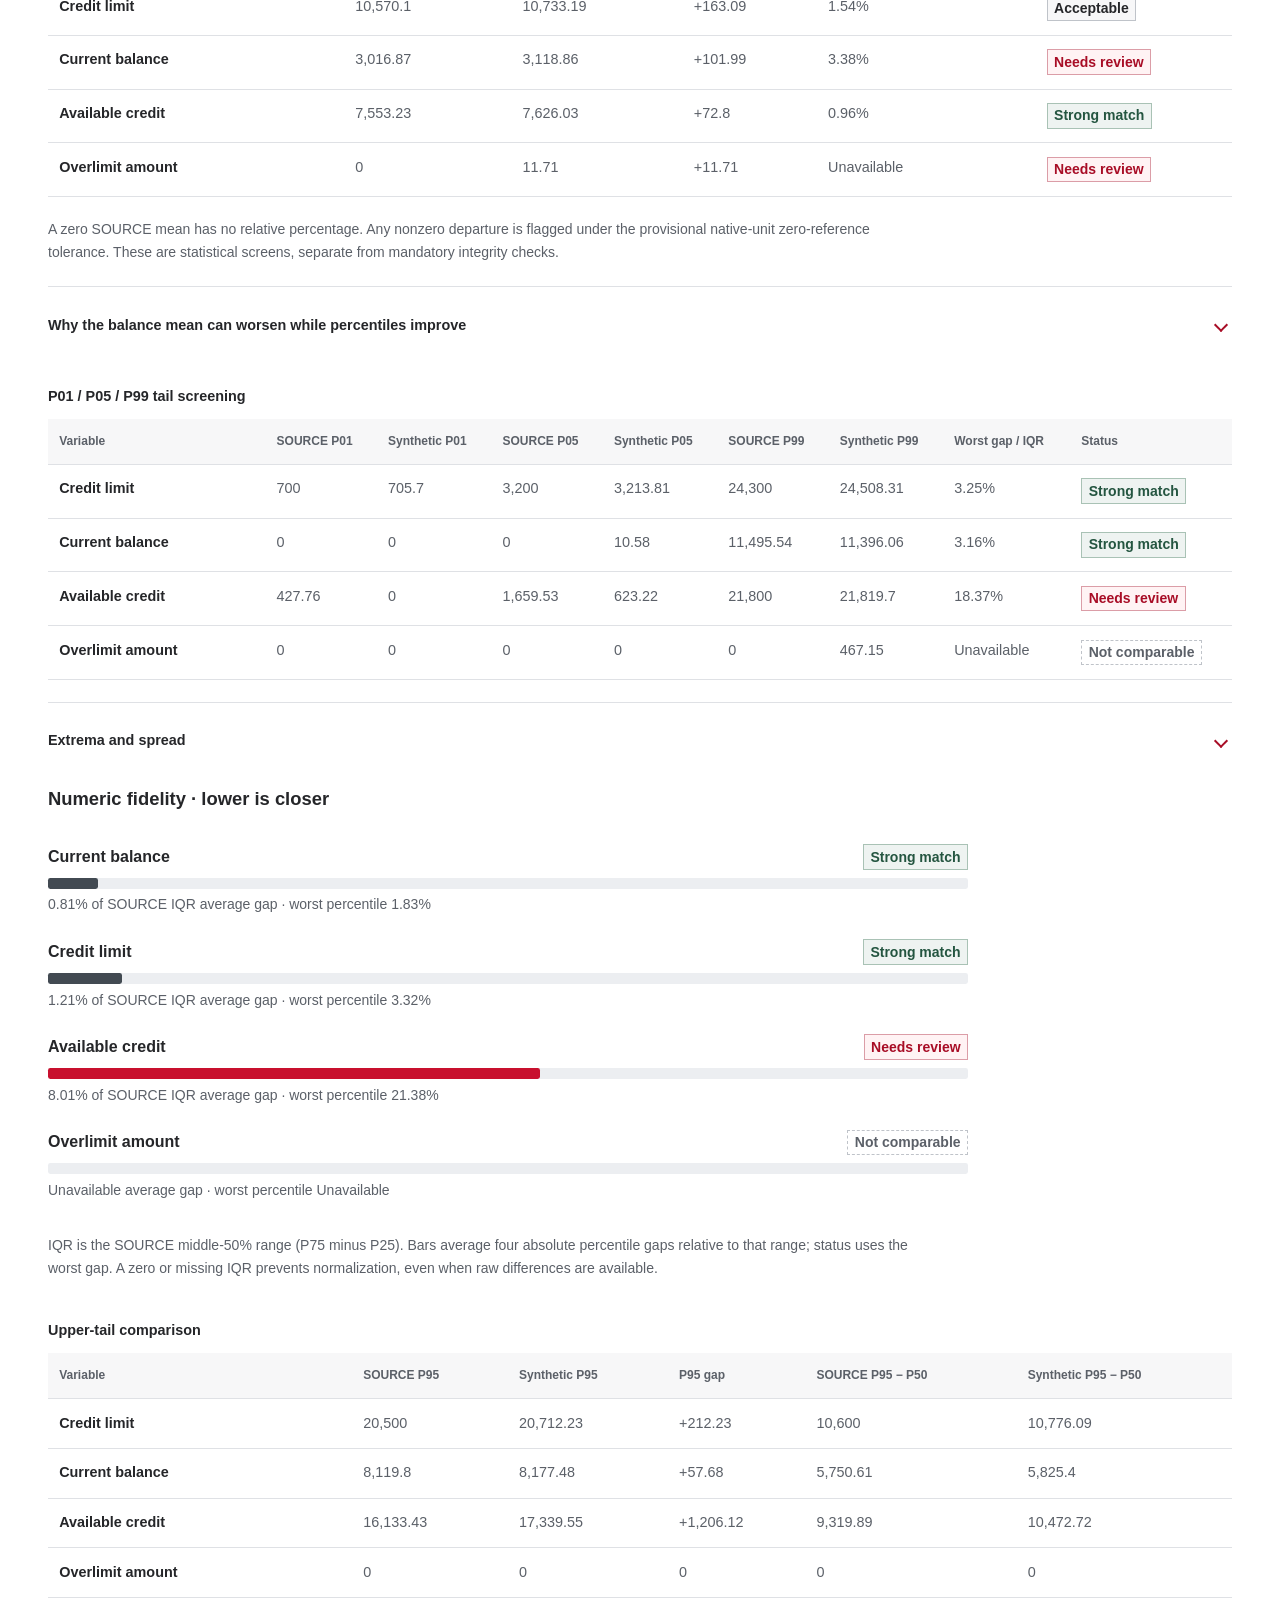
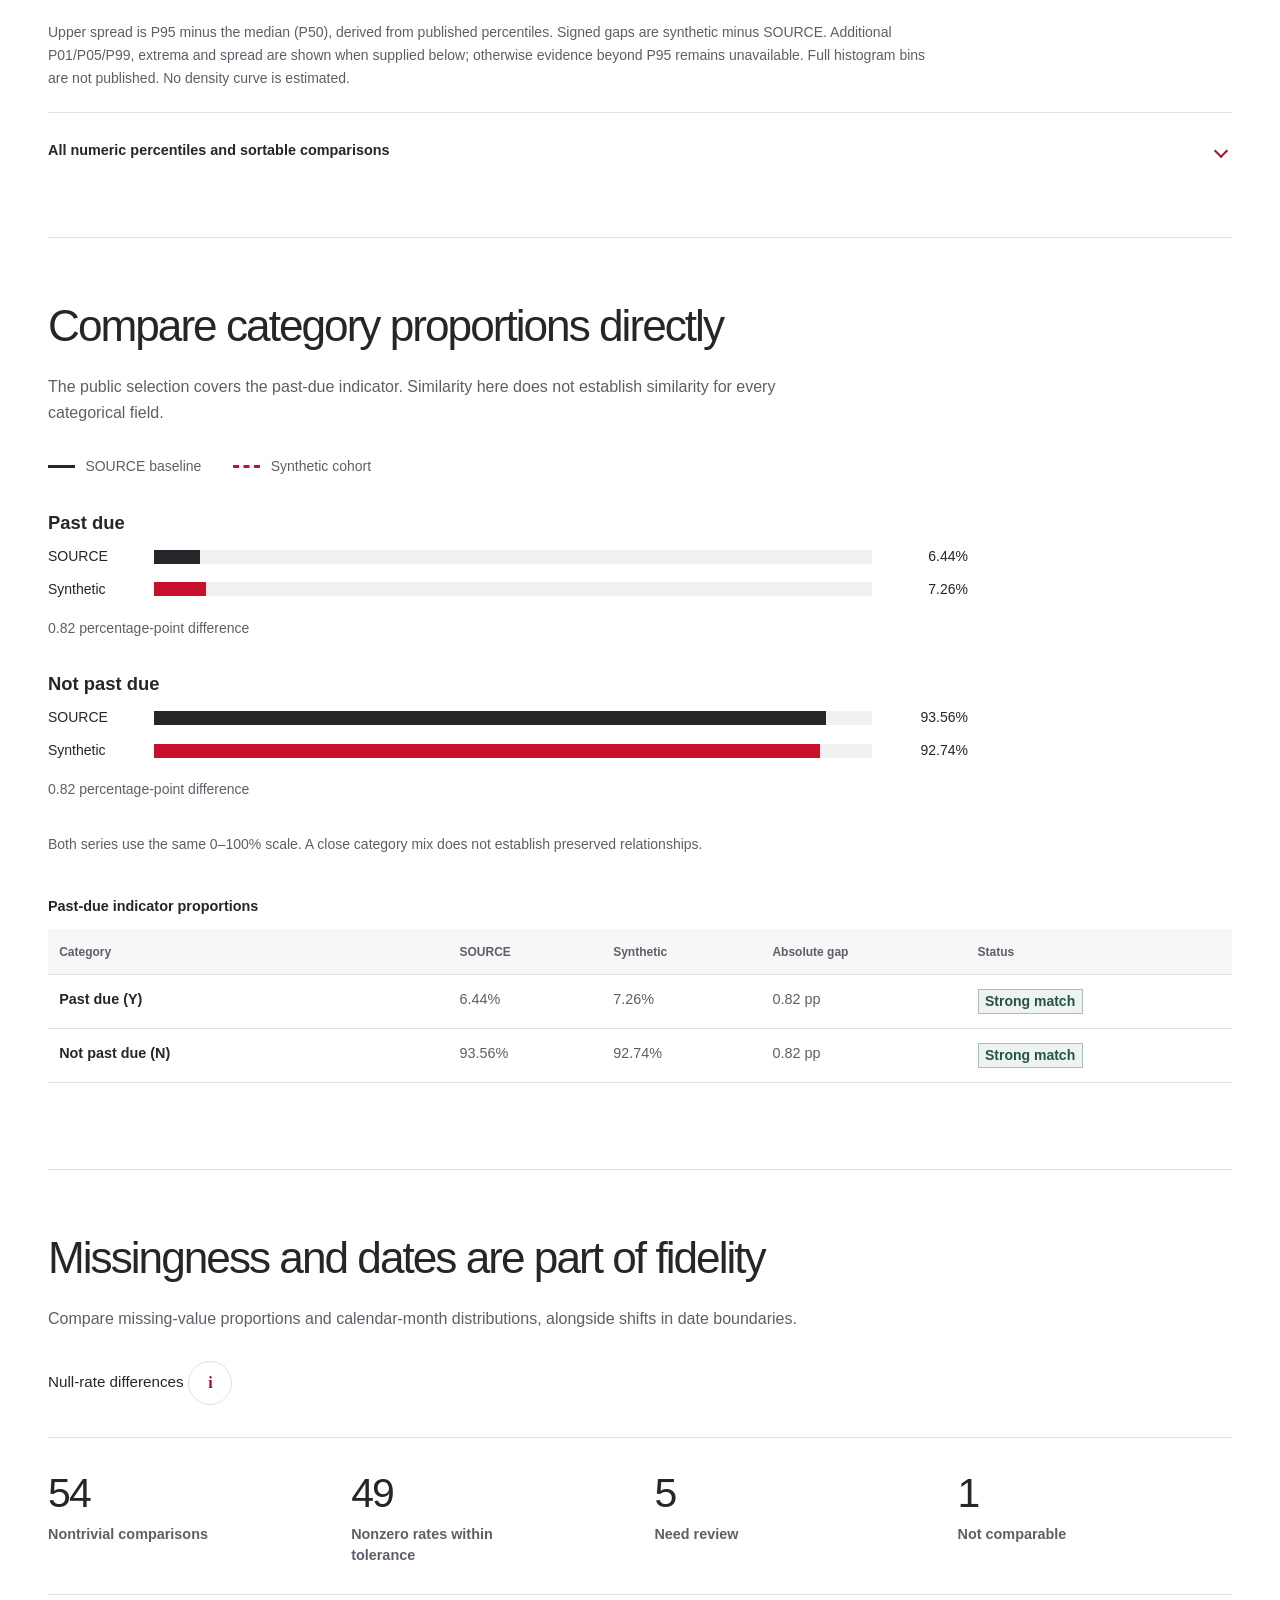
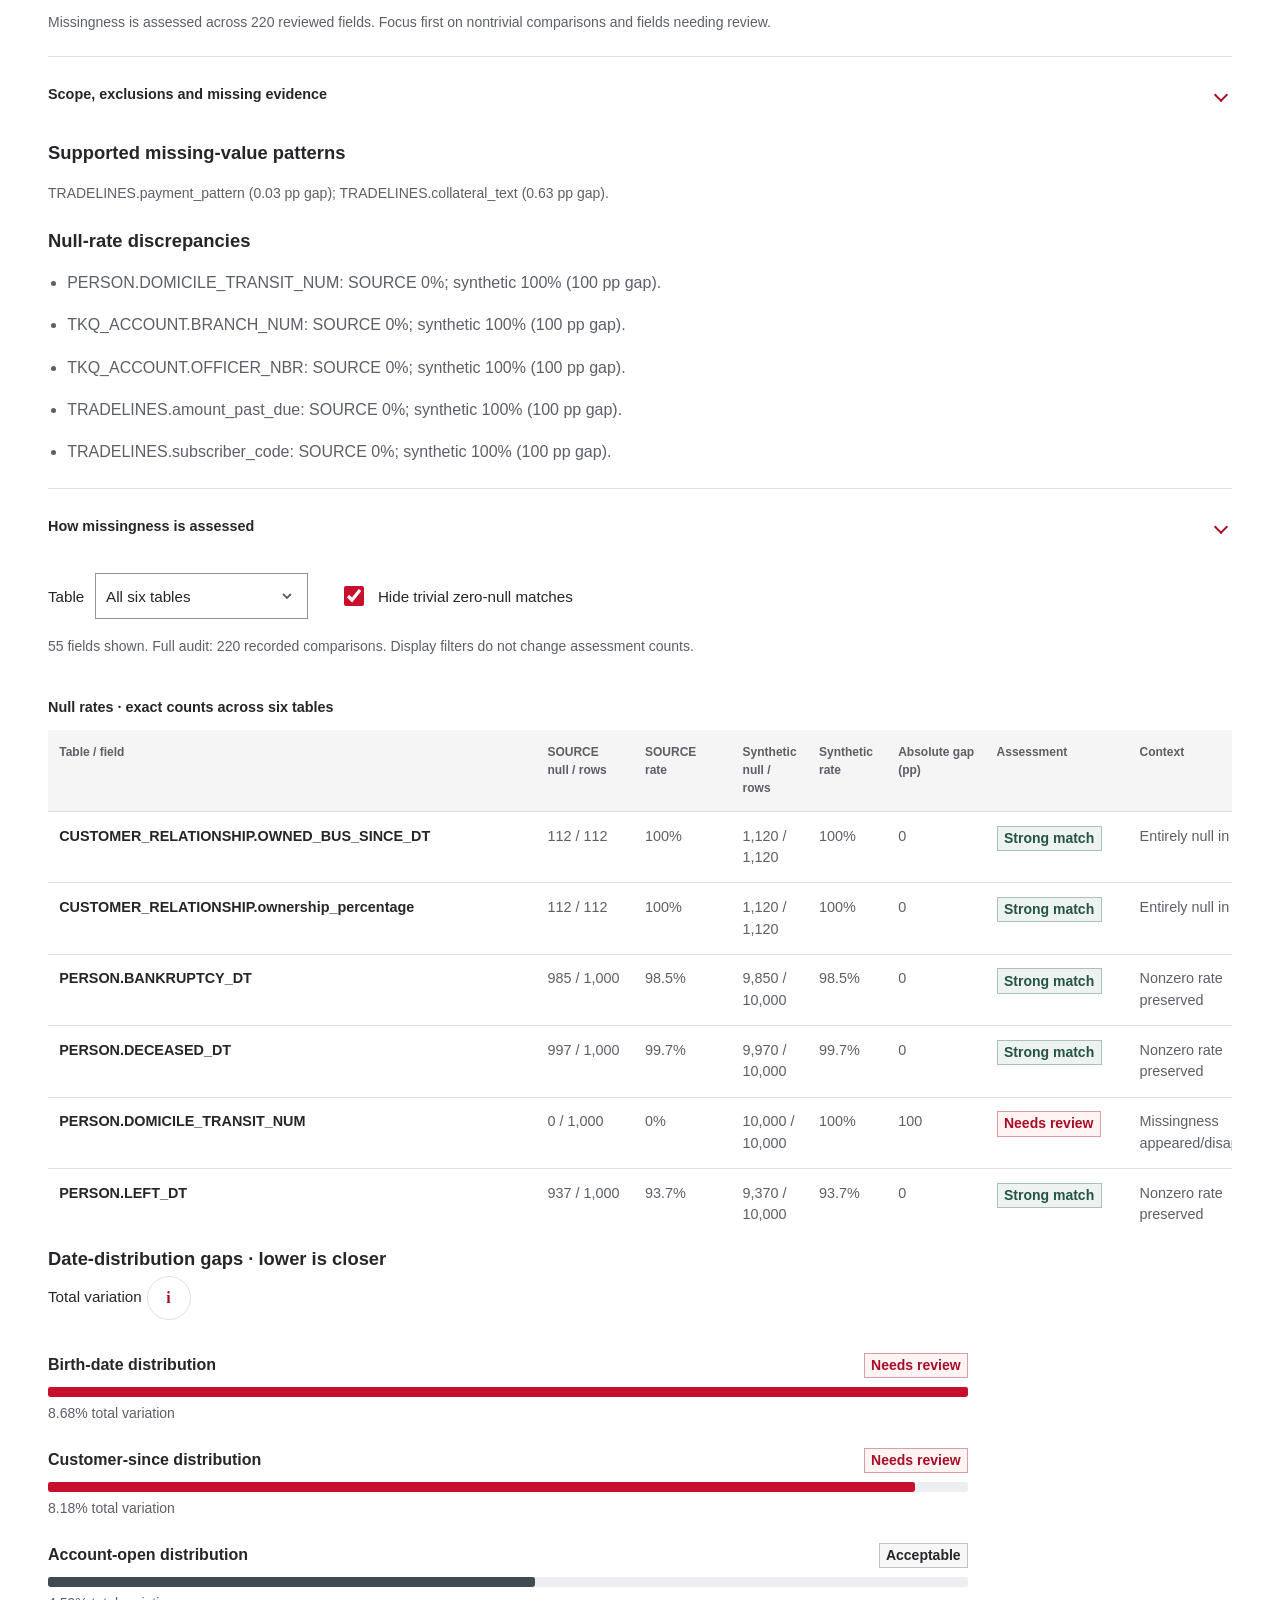
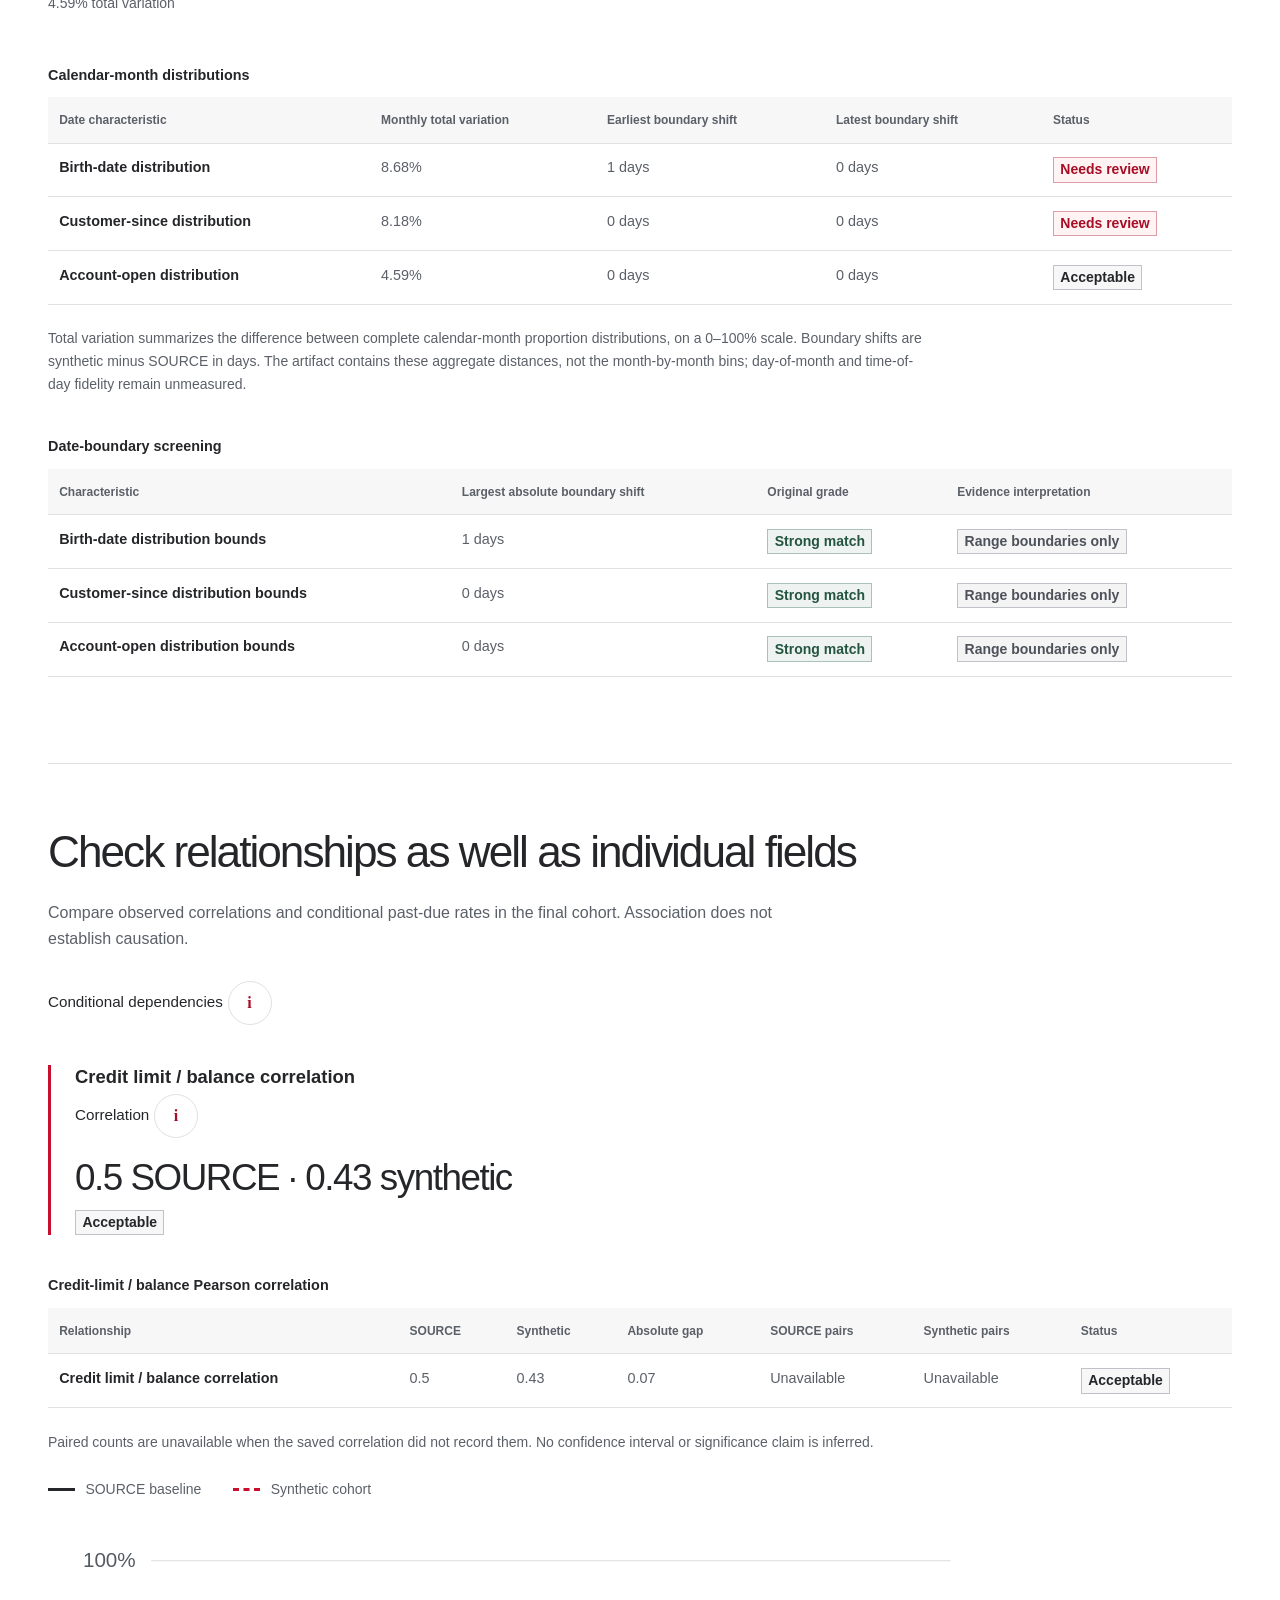
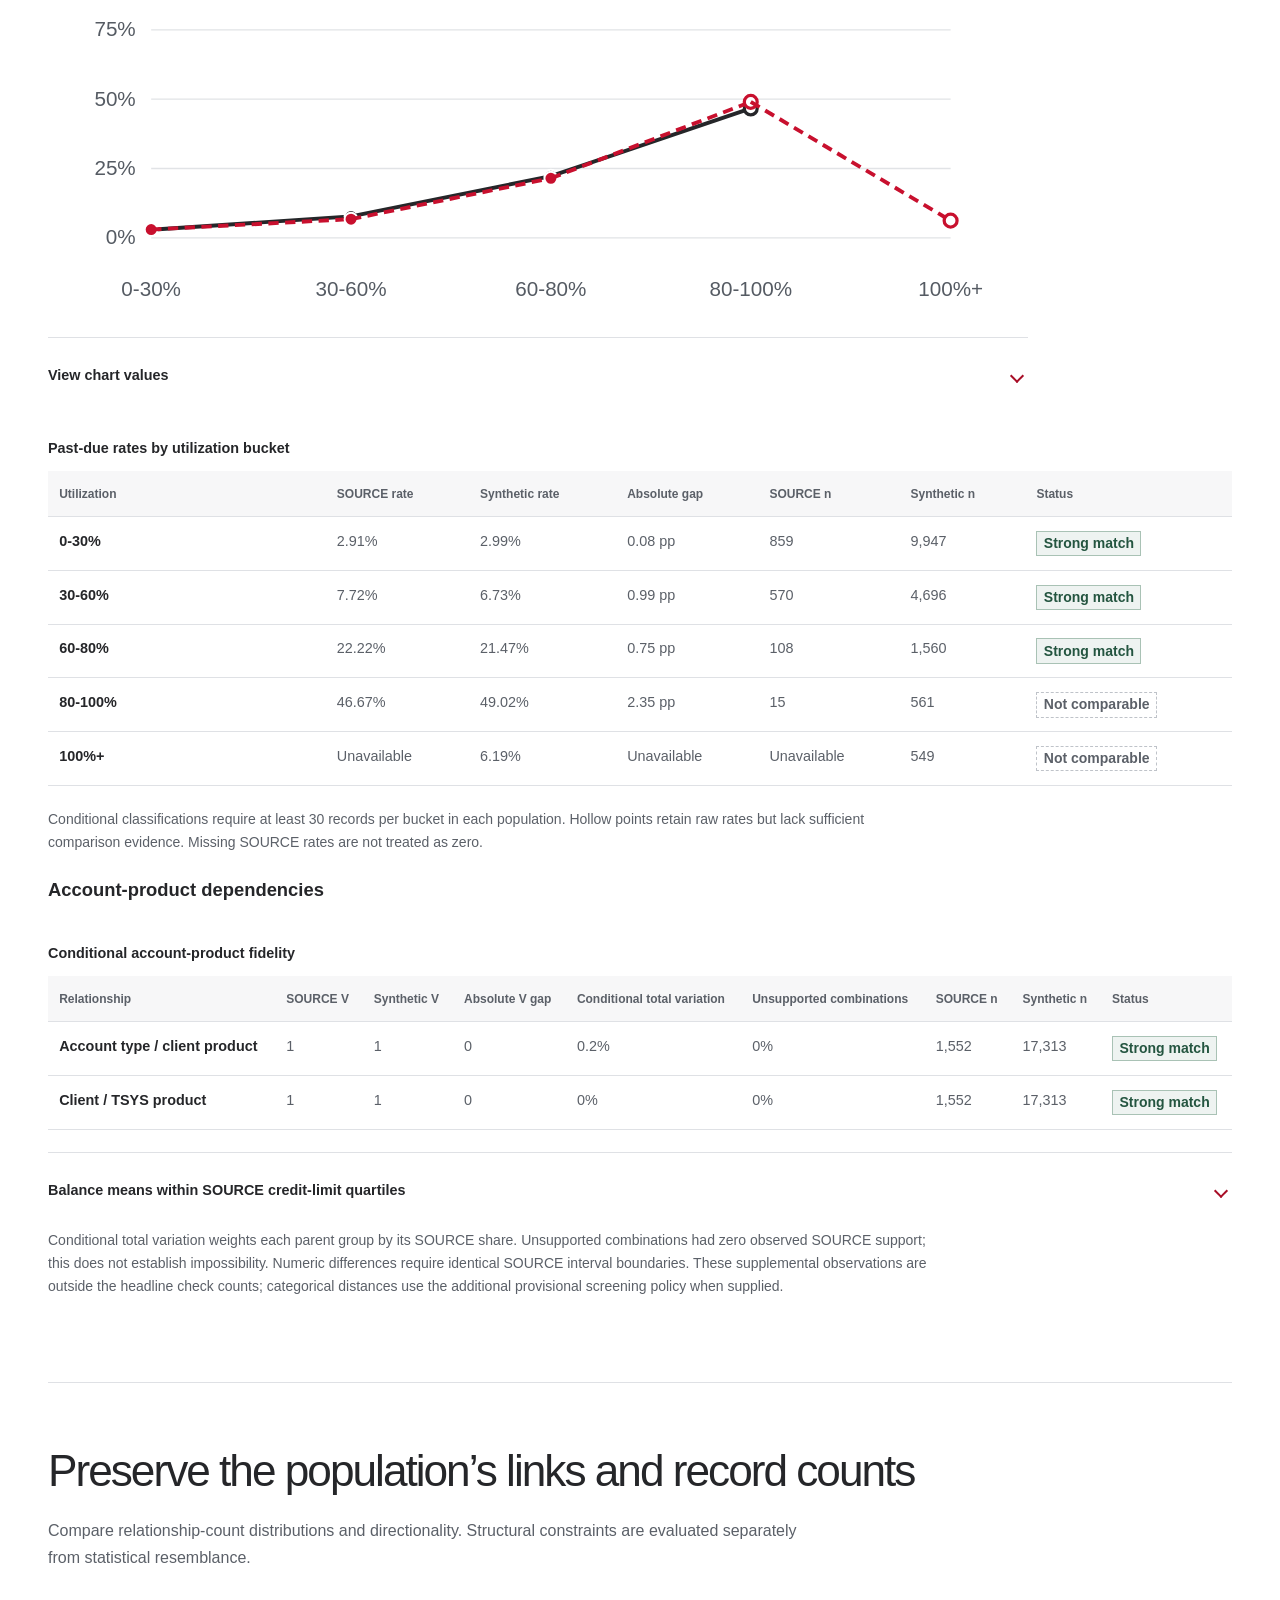
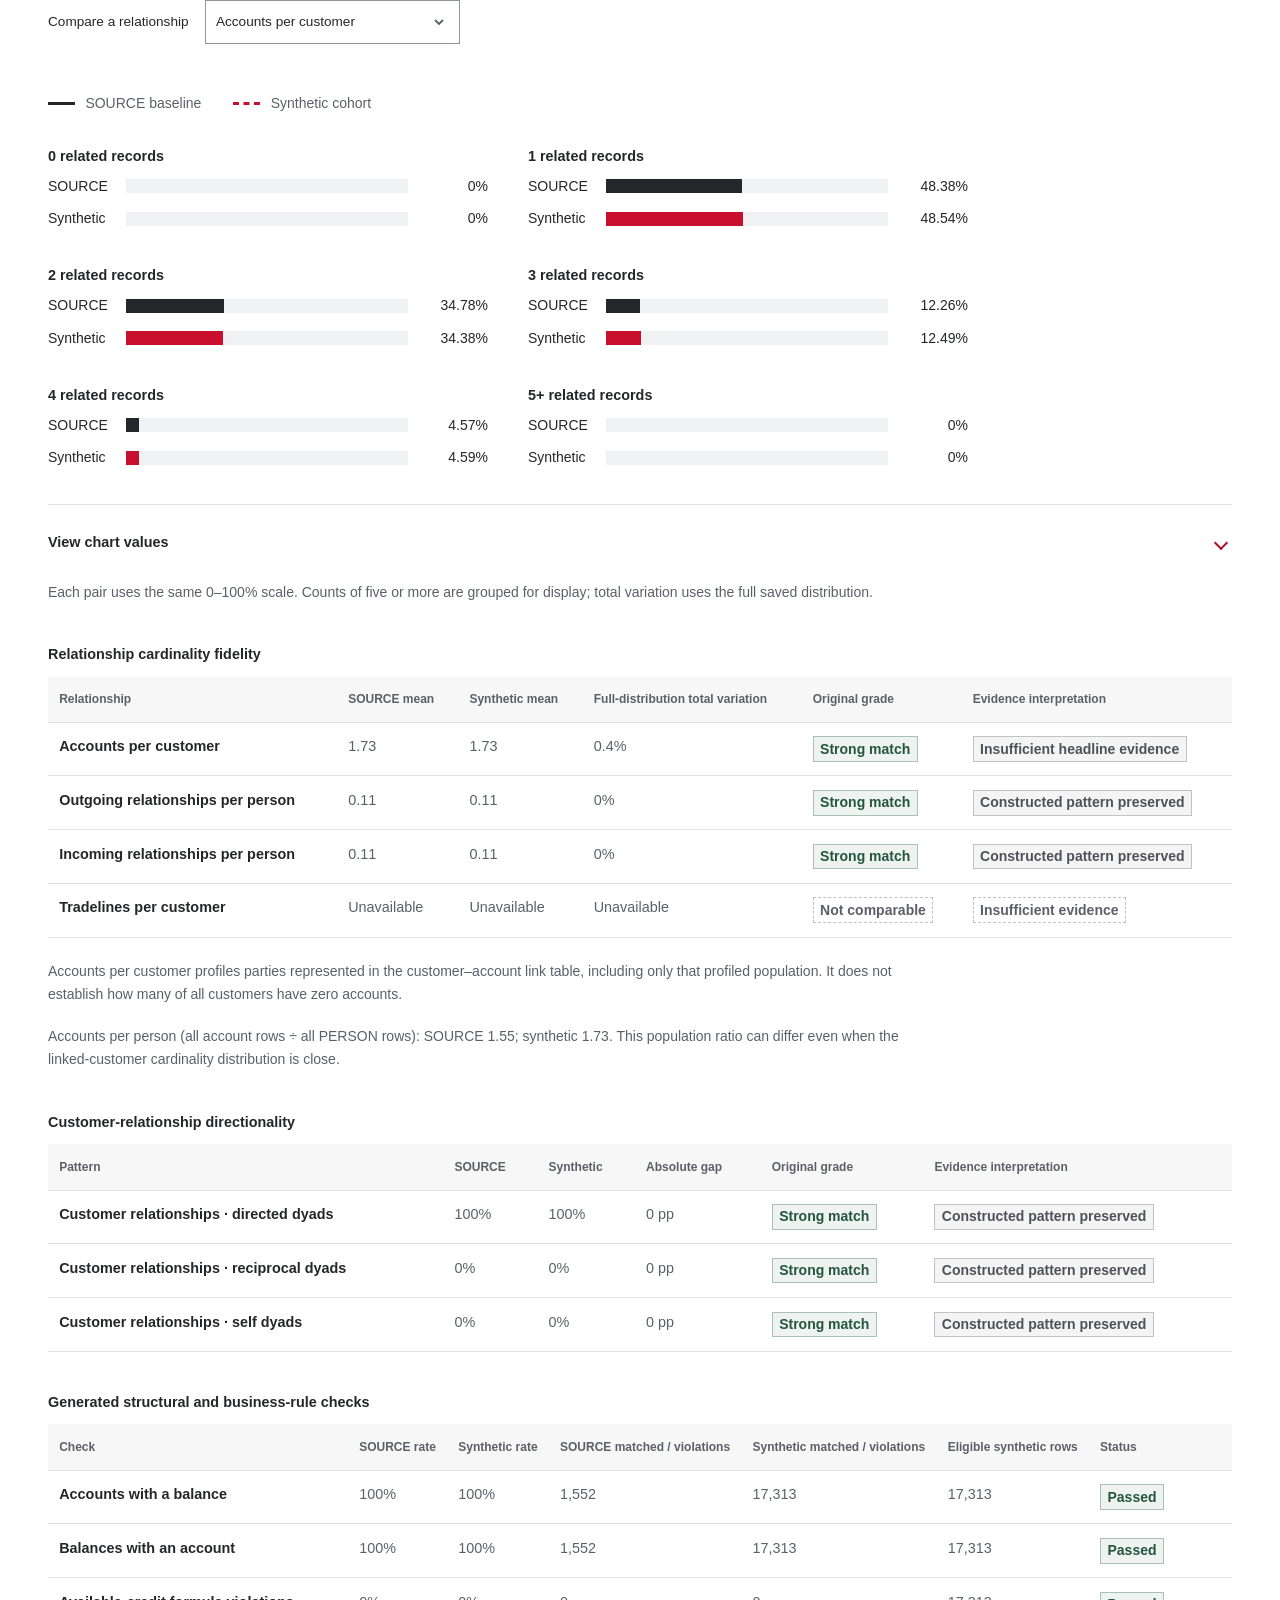
<file: docs/validation.html>
<!doctype html>
<html lang="en"><head><meta charset="utf-8"><meta name="viewport" content="width=device-width, initial-scale=1"><meta name="description" content="SAGE validation: measured strengths, gaps and relationship fidelity between original and synthetic banking data."><meta name="theme-color" content="#c8102e"><title>Validation Report — Original vs Synthetic | SAGE</title><link rel="stylesheet" href="styles.css?v=interpretation-1"><script src="validation-config.js?v=null-rates-1" defer></script><script src="executive-viz.js?v=ux-review-2" defer></script><script src="validation.js?v=interpretation-1" defer></script></head>
<body class="exec-page validation-page"><a class="skip-link" href="#main">Skip to validation report</a>
<header class="exec-header container"><a class="exec-brand" href="index.html" aria-label="SAGE overview">SAGE<span aria-hidden="true">.</span></a><nav aria-label="Main navigation"><a href="index.html#overview">Overview</a><a href="index.html#process">Pipeline</a><a href="validation.html" aria-current="page">Validation Report</a><a href="index.html#explore-records">Synthetic Data Explorer</a><a href="index.html#download-dataset">Downloads</a></nav></header>
<main id="main" class="container report-main" tabindex="-1"><div class="report-intro exec-report-intro"><p class="eyebrow">Validation report</p><h1>Validation at a glance</h1><p>Synthetic data compared with a fabricated development SOURCE baseline.</p></div>
<nav class="report-nav" aria-label="Validation report sections"><div class="report-primary-links"><a href="#summary">Summary</a><a href="#findings">Findings</a><a href="#explore-validation">Explore results</a></div><details class="report-evidence-links"><summary>Evidence sections</summary><div><a href="#numeric">Distributions</a><a href="#categorical">Categories</a><a href="#completeness">Missingness &amp; dates</a><a href="#dependencies">Dependencies</a><a href="#structure">Structure</a><a href="#privacy">Privacy &amp; release</a><a href="#methodology">Tolerances &amp; limits</a></div></details></nav>
<div id="validation-report" data-report-url="latest-pipeline.json" aria-live="off"><p class="results-notice" role="status">Validation results pending</p><noscript><p>Enable JavaScript to load aggregate results. <a href="index.html">Read the project methodology.</a></p></noscript></div></main>
<footer class="container exec-footer"><p><strong>SAGE.</strong> Synthetic banking data prototype</p><nav aria-label="Explore SAGE"><a href="index.html#process">Pipeline</a><a href="#summary">Validation Report</a><a href="index.html#explore-records">Synthetic Data Explorer</a><a href="#main">Back to top</a></nav></footer></body></html>
</file>
<file: docs/styles.css>
:root {
  color-scheme: light;
  --red: #c8102e;
  --red-dark: #a80d26;
  --red-soft: #fff3f4;
  --ink: #252629;
  --muted: #5b6068;
  --line: #dfe1e5;
  --paper: #ffffff;
  --soft: #f7f7f8;
  --font: "Geist", "Inter", "Segoe UI", Arial, sans-serif;
  --mono: "IBM Plex Mono", Consolas, "Liberation Mono", monospace;
}

/* Dedicated validation report: shared palette and typography, static layout. */
.report-nav { display: flex; gap: 1.6rem; overflow-x: auto; white-space: nowrap; }
.report-nav a { padding: .6rem 0 .8rem; text-decoration: none; color: var(--ink); font-size: .9rem; }
.report-nav a:hover { color: var(--red-dark); text-decoration: underline; }
.report-main { padding-top: 2rem; }
.report-intro { max-width: 61rem; padding-bottom: 1.3rem; }
.report-intro h1 { max-width: 100%; font-size: clamp(2.3rem, 4.4vw, 4rem); margin-bottom: 1.5rem; }
.report-intro h1 span { display: block; color: var(--red-dark); }
.report-intro > p + p { margin-top: .8rem; }
.report-section { padding: 3.5rem 0; border-bottom: 1px solid var(--line); scroll-margin-top: 1rem; min-width: 0; }
.report-section h2 { font-size: clamp(1.7rem, 3vw, 2.4rem); margin-bottom: 1rem; }
.report-section:first-child { padding-top: 2rem; }
.report-toolbar { display: flex; gap: 1rem; align-items: center; justify-content: space-between; flex-wrap: wrap; }
.report-toolbar .results-notice { background: transparent; border: 0; padding: .3rem 0; margin: 0; font-size: .875rem; }
.report-description { max-width: 58rem; margin-bottom: 1.8rem; }
.report-verdict { font-size: 1.4rem; color: var(--ink); font-weight: 650; }
.report-metrics { margin: 1.8rem 0; background: var(--soft); border-top: 3px solid var(--red); padding: 1.5rem; }
.findings-grid { display: grid; grid-template-columns: 1fr 1fr; gap: 2.5rem; }
.finding-panel h3 { margin-bottom: 1.4rem; }
.finding-list { list-style: none; counter-reset: findings; padding: 0; }
.finding-list li { position: relative; padding: 1rem 0 1.1rem 2.2rem; border-top: 1px solid var(--line); counter-increment: findings; }
.finding-list li::before { content: counter(findings) "."; position: absolute; left: 0; font-weight: 700; color: var(--muted); }
.finding-list p { margin: .3rem 0 .45rem; font-variant-numeric: tabular-nums; }
.match-badge { display: inline-block; border: 1px solid #bfc3c9; border-radius: .2rem; padding: .15rem .5rem; font-size: .8rem; line-height: 1.5; font-weight: 650; white-space: nowrap; color: var(--ink); background: var(--soft); }
.match-strong { background: #eef3f1; color: #245540; border-color: #a9c2b5; }
.match-needs_review { color: var(--red-dark); border-color: #db9da7; background: var(--red-soft); }
.match-unavailable { border-style: dashed; color: var(--muted); background: white; }
.percentile-chart { list-style: none; margin: 2rem 0; padding: 0; display: grid; gap: 1.4rem; max-width: 60rem; }
.chart-label { display: flex; justify-content: space-between; align-items: center; gap: 1rem; margin-bottom: .5rem; }
.chart-track { height: .65rem; background: #eceef1; width: 100%; border-radius: .15rem; }
.chart-bar { height: 100%; background: #424a52; border-radius: .15rem; min-width: 0; }
.chart-review { background: var(--red); }
.chart-value { font-size: .875rem; margin-top: .3rem; font-variant-numeric: tabular-nums; }
.report-table { min-width: 43rem; width: 100%; font-size: .9rem; }
.report-table caption { text-align: left; font-weight: 650; color: var(--ink); padding: 1.1rem 0 .7rem; }
.report-table td { font-variant-numeric: tabular-nums; }
.report-table th:first-child { min-width: 12rem; }
.report-table tbody th { font-weight: 550; }
.report-section > .table-scroll { margin: 1.4rem 0; }
.report-section .measurement-note { margin-top: 1rem; max-width: 60rem; }
.report-details { margin-top: 1.4rem; border-top: 1px solid var(--line); padding-top: 1rem; }
.report-details summary { cursor: pointer; color: var(--ink); font-weight: 600; padding: .3rem 0; }
.report-sort { display: flex; align-items: center; gap: .75rem; flex-wrap: wrap; margin: 2rem 0 .5rem; font-size: .9rem; font-weight: 600; }
.report-sort select { font: inherit; color: var(--ink); background: white; border: 1px solid #888e96; border-radius: .2rem; padding: .6rem .8rem; min-height: 44px; max-width: 100%; }
.report-link-panel { display: flex; justify-content: space-between; align-items: center; gap: 1.5rem; padding-block: 2rem; }
.report-link-panel p { max-width: 40rem; }
button:focus-visible, select:focus-visible { outline: 3px solid var(--red); outline-offset: 3px; }
@media (max-width: 760px) {
  .findings-grid { grid-template-columns: 1fr; gap: 2rem; }
  .report-link-panel { align-items: flex-start; flex-direction: column; }
  .report-main { padding-top: 2.2rem; }
  .report-section { padding-block: 2.5rem; }
  .report-intro h1 { font-size: 2.4rem; }
  .chart-label { align-items: flex-start; }
}

* {
  box-sizing: border-box;
}
html {
  scroll-padding-top: 1.5rem;
}
body {
  margin: 0;
  background: var(--paper);
  color: var(--ink);
  font-family: var(--font);
  font-size: 1rem;
  line-height: 1.65;
  -webkit-font-smoothing: antialiased;
}
h1, h2, h3, h4, p, figure, pre, dl, ol, ul {
  margin: 0;
}
h1, h2, h3, h4 {
  line-height: 1.2;
}
h1, h2 {
  letter-spacing: -.04em;
  font-weight: 650;
}
h2 {
  font-size: clamp(1.9rem, 3.2vw, 2.65rem);
}
h3 {
  font-size: 1.15rem;
  font-weight: 650;
}
h4 {
  font-size: 1rem;
}
p, dd {
  color: var(--muted);
}
a {
  color: var(--red-dark);
  text-underline-offset: .25em;
}
a:hover {
  text-decoration-thickness: 2px;
}
a:focus-visible, summary:focus-visible, [tabindex="0"]:focus-visible {
  outline: 3px solid var(--red);
  outline-offset: 4px;
}
code {
  font-family: var(--mono);
  font-size: .88em;
  overflow-wrap: anywhere;
}
.container {
  width: min(1232px, calc(100% - 6rem));
  margin-inline: auto;
}
.section {
  padding-block: 5rem;
}
.section-bordered {
  border-top: 1px solid var(--line);
}
.section-soft {
  background: var(--soft);
}
.eyebrow {
  color: var(--red-dark);
  font-size: .8rem;
  font-weight: 700;
  letter-spacing: .08em;
  text-transform: uppercase;
  margin-bottom: 1rem;
}
.sr-only, .skip-link:not(:focus) {
  position: absolute;
  width: 1px;
  height: 1px;
  padding: 0;
  margin: -1px;
  overflow: hidden;
  clip-path: inset(50%);
  white-space: nowrap;
  border: 0;
}
.skip-link:focus {
  position: fixed;
  top: 1rem;
  left: 1rem;
  z-index: 5;
  padding: .8rem 1rem;
  background: var(--paper);
}
.site-header {
  position: sticky;
  top: 0;
  z-index: 3;
  background: var(--paper);
  border-top: 4px solid var(--red);
  border-bottom: 1px solid var(--line);
}
.header-inner {
  min-height: 76px;
  display: flex;
  justify-content: space-between;
  align-items: center;
  gap: 1rem;
}
.brand {
  display: inline-flex;
  align-items: center;
  gap: 1rem;
  text-decoration: none;
  color: var(--ink);
}
.brand-name {
  font-size: 1.6rem;
  font-weight: 750;
  letter-spacing: -.06em;
}
.brand-name > span {
  color: var(--red);
}
.brand-description {
  padding-left: 1rem;
  border-left: 1px solid var(--line);
  font-size: .875rem;
  color: var(--muted);
}
.project-status {
  font-size: .8rem;
  color: var(--muted);
}
.desktop-nav {
  display: flex;
  justify-content: space-between;
  gap: 1rem;
}
.desktop-nav a, .mobile-nav nav a {
  color: var(--muted);
  text-decoration: none;
  font-size: .875rem;
  font-weight: 550;
  min-height: 46px;
  display: flex;
  align-items: center;
  border-bottom: 3px solid transparent;
}
.desktop-nav a:hover, .mobile-nav nav a:hover {
  color: var(--red-dark);
  text-decoration: underline;
}
body:has(#overview:target) nav a[href="#overview"],
body:has(#architecture:target) nav a[href="#architecture"],
body:has(#profiling:target) nav a[href="#profiling"],
body:has(#rules:target) nav a[href="#rules"],
body:has(#pilot:target) nav a[href="#pilot"],
body:has(#validation:target) nav a[href="#validation"],
body:has(#next-steps:target) nav a[href="#next-steps"] {
  color: var(--red-dark);
  border-bottom-color: var(--red);
}
.mobile-nav {
  display: none;
}
.hero {
  display: grid;
  grid-template-columns: 1.35fr 1fr;
  align-items: center;
  gap: 5rem;
  padding-block: 5.5rem;
}
h1 {
  font-size: clamp(2.6rem, 4.5vw, 4rem);
  line-height: 1.1;
}
h1 span {
  color: var(--red-dark);
}
.hero-description {
  font-size: 1.1rem;
  max-width: 39rem;
  margin-top: 1.6rem;
}
.hero-actions {
  display: flex;
  flex-wrap: wrap;
  gap: .75rem;
  margin-top: 2rem;
}
.button {
  display: inline-flex;
  align-items: center;
  justify-content: center;
  min-height: 48px;
  padding: .7rem 1.1rem;
  border: 1px solid var(--red);
  border-radius: 5px;
  font-size: .875rem;
  font-weight: 650;
  text-decoration: none;
}
.button-primary {
  color: white;
  background: var(--red);
}
.button-primary:hover {
  background: var(--red-dark);
  border-color: var(--red-dark);
}
.button-secondary {
  color: var(--red-dark);
  background: white;
}
.button-secondary:hover {
  background: var(--red-soft);
}
.technology {
  margin-top: 1.8rem;
  font-size: .8rem;
}
.technology span {
  margin-inline: .5rem;
  color: #858990;
}
.control-model {
  background: var(--soft);
  border: 1px solid var(--line);
  border-top: 3px solid var(--red);
  border-radius: 6px;
  padding: 1.75rem;
}
.control-model h2 {
  font-size: 1.7rem;
  letter-spacing: -.03em;
}
.control-model dl {
  margin-top: 1.5rem;
}
.control-model dl > div {
  border-top: 1px solid var(--line);
  padding-top: 1rem;
  margin-top: 1rem;
}
dt {
  font-weight: 650;
}
dd {
  margin: .4rem 0 0;
}
.control-model dt {
  font-size: .95rem;
}
.control-model dd {
  font-size: 1rem;
}
.section-heading {
  display: grid;
  grid-template-columns: 1fr 1.1fr;
  align-items: end;
  gap: 5rem;
  margin-bottom: 2.6rem;
}
.section-heading > p {
  max-width: 38rem;
}
.pipeline {
  display: grid;
  grid-template-columns: repeat(6, 1fr);
  list-style: none;
  padding: 0;
  gap: 1.2rem;
}
.pipeline li {
  position: relative;
  min-width: 0;
  border: 1px solid var(--line);
  border-top: 3px solid #b5b8be;
  padding: 1.2rem 1rem;
  border-radius: 4px;
}
.pipeline li + li::before {
  content: "→";
  position: absolute;
  left: -1.05rem;
  top: 3rem;
  color: var(--muted);
  font-size: 1rem;
}
.pipeline .control-stage {
  border-top-color: var(--red);
  background: var(--red-soft);
}
.stage-context {
  display: block;
  color: var(--muted);
  font-size: .75rem;
  margin-bottom: .8rem;
}
.control-stage .stage-context {
  color: var(--red-dark);
}
.pipeline h3 {
  font-size: 1rem;
  min-height: 2.4em;
}
.pipeline p {
  margin-top: .75rem;
  font-size: .875rem;
  line-height: 1.55;
}
.profile-route {
  text-align: center;
  margin: 1.4rem 16.7% 0;
  padding-top: 1rem;
  border-top: 1px dashed #a7abb1;
  font-size: .875rem;
  color: var(--muted);
}
.context-note {
  display: grid;
  grid-template-columns: 12rem 1fr;
  gap: 1.5rem;
  padding: 1.5rem;
  margin-top: 2rem;
  background: var(--soft);
  border-radius: 4px;
}
.context-note strong {
  font-size: .95rem;
}
.context-note p {
  font-size: .9rem;
}
.term {
  font-weight: 650;
  color: var(--ink);
}
.profile-list {
  display: grid;
  grid-template-columns: repeat(3, 1fr);
  gap: 2rem 2.5rem;
}
.profile-list > div {
  border-top: 1px solid #ccd0d5;
  padding-top: 1.1rem;
}
.profile-list dd {
  font-size: 1rem;
}
.disclosure {
  border-top: 1px solid var(--line);
  margin-top: 1.75rem;
}
summary {
  display: flex;
  align-items: center;
  justify-content: space-between;
  gap: 1rem;
  min-height: 52px;
  padding-block: .9rem;
  cursor: pointer;
  color: var(--ink);
  font-weight: 600;
  font-size: .9rem;
  list-style: none;
}
summary::-webkit-details-marker {
  display: none;
}
summary::after {
  content: "+";
  flex-shrink: 0;
  width: 1.5rem;
  height: 1.5rem;
  border: 1px solid #afb3b9;
  border-radius: 3px;
  display: grid;
  place-items: center;
  line-height: 1;
  color: var(--red-dark);
  font-size: 1rem;
}
details[open] > summary::after {
  content: "−";
  background: var(--red-soft);
  border-color: var(--red);
}
summary:hover {
  color: var(--red-dark);
  text-decoration: underline;
  text-underline-offset: .25em;
}
.disclosure-content {
  padding: 0 0 1.2rem;
  max-width: 65rem;
}
.disclosure-content p {
  font-size: 1rem;
}
.disclosure-content p + p {
  margin-top: .8rem;
}
.boundary-note {
  padding: 1.3rem 1.5rem;
  background: var(--red-soft);
  border-left: 3px solid var(--red);
  margin-bottom: 2.5rem;
}
.boundary-note strong {
  display: block;
  margin-bottom: .4rem;
}
.boundary-note p {
  font-size: 1rem;
}
.rules-layout {
  display: grid;
  grid-template-columns: 1.1fr 1fr;
  align-items: start;
  gap: 5rem;
}
.subheading {
  margin-bottom: 1.5rem;
}
.rule-workflow {
  list-style: none;
  padding: 0;
}
.rule-workflow li {
  position: relative;
  border-left: 2px solid var(--line);
  padding: 0 0 1.5rem 1.5rem;
  margin-left: .3rem;
}
.rule-workflow li:last-child {
  padding-bottom: 0;
  border-left-color: transparent;
}
.rule-workflow li::before {
  content: "";
  width: .7rem;
  height: .7rem;
  position: absolute;
  left: -.42rem;
  top: .25rem;
  background: var(--paper);
  border: 2px solid var(--red);
  border-radius: 50%;
}
.rule-workflow p {
  font-size: 1rem;
  margin-top: .4rem;
}
.rule-context {
  background: var(--soft);
  padding: 1.75rem;
  border-radius: 5px;
}
.rule-context > p {
  font-size: 1rem;
  margin-top: 1.1rem;
}
.rule-cards {
  display: grid;
  grid-template-columns: repeat(2, 1fr);
  gap: 1.5rem;
}
.rule-card {
  min-width: 0;
  padding: 1.75rem;
  background: var(--paper);
  border: 1px solid var(--line);
  border-top: 3px solid var(--red);
  border-radius: 5px;
}
.rule-category {
  font-size: .8rem;
  margin-bottom: .75rem;
}
.rule-card h3 {
  font-size: 1.4rem;
}
.field-name {
  margin-block: .5rem 1rem;
  color: var(--red-dark);
}
.rule-card > p:not(.field-name):not(.rule-category) {
  font-size: 1rem;
}
.rule-card pre {
  padding: 1rem;
  margin-top: 1.3rem;
  border: 1px solid var(--line);
  background: var(--soft);
  border-radius: 3px;
  white-space: pre-wrap;
  overflow-wrap: anywhere;
}
.rule-card .disclosure {
  margin-top: 1.2rem;
}
.section-footnote {
  font-size: .9rem;
  margin-top: 1.5rem;
  max-width: 62rem;
}
.validation-grid {
  display: grid;
  grid-template-columns: .85fr 1.3fr;
  gap: 3rem;
  align-items: start;
}
.validation-grid > * {
  min-width: 0;
}
.check-list {
  list-style: none;
  padding: 0;
  margin-top: 1.3rem;
}
.check-list li {
  position: relative;
  padding: .6rem 0 .6rem 1.15rem;
  border-bottom: 1px solid var(--line);
  font-size: 1rem;
}
.check-list li::before {
  content: "";
  position: absolute;
  width: 4px;
  height: 4px;
  left: 0;
  top: 1.25rem;
  background: var(--muted);
}
.validation-checks .disclosure {
  margin-top: 1.3rem;
}
.results-panel {
  border: 1px solid var(--line);
  border-radius: 6px;
  padding: 1.6rem;
}
.panel-heading {
  display: flex;
  flex-wrap: wrap;
  justify-content: space-between;
  align-items: center;
  gap: .75rem;
  margin-bottom: 1.3rem;
}
.panel-heading h3 {
  font-size: 1.1rem;
}
.status-label {
  display: inline-flex;
  align-items: center;
  gap: .5rem;
  font-size: .8rem;
  color: var(--ink);
  border: 1px solid #c9ccd1;
  background: var(--soft);
  border-radius: 4px;
  padding: .25rem .65rem;
}
.status-label::before {
  content: "";
  width: .4rem;
  height: .4rem;
  border-radius: 50%;
  border: 1px solid var(--muted);
}
.status-measured {
  color: var(--red-dark);
  background: var(--red-soft);
  border-color: #ecc5cc;
}
.status-measured::before {
  background: var(--red);
  border-color: var(--red);
}
.results-notice {
  background: var(--soft);
  padding: 1rem;
  border-radius: 3px;
}
.results-notice p {
  font-size: .9rem;
}
.results-notice p + p {
  margin-top: .5rem;
}
.results-panel > p {
  font-size: .875rem;
}
.measurement-summary {
  background: var(--soft);
  padding: 1rem;
  margin-top: 1rem;
  border-radius: 3px;
}
.measurement-summary strong {
  color: var(--ink);
}
.table-scroll {
  overflow-x: auto;
  margin-block: 1.3rem;
  scrollbar-color: #999fa7 #edf0f2;
  scrollbar-width: thin;
}
table {
  border-collapse: collapse;
  width: 100%;
  font-size: .875rem;
  line-height: 1.5;
  text-align: left;
}
th, td {
  padding: .85rem .7rem;
  border-bottom: 1px solid var(--line);
  vertical-align: top;
}
thead th {
  color: var(--muted);
  font-size: .75rem;
  font-weight: 650;
  background: var(--soft);
}
tbody th {
  font-weight: 550;
}
td {
  color: var(--muted);
  font-variant-numeric: tabular-nums;
}
.results-panel details {
  border-top: 1px solid var(--line);
}
.measurement-note, .panel-footnote {
  font-size: .8rem;
  color: var(--muted);
}
.measurement-note {
  margin-block: .6rem 1.2rem;
}
.panel-footnote {
  padding-top: 1rem;
  border-top: 1px solid var(--line);
}
.table-hint {
  display: none;
}
.results-help {
  margin-top: 2rem;
}
.results-completed {
  font-size: .875rem;
  color: var(--muted);
}
.results-metrics {
  display: grid;
  grid-template-columns: repeat(3, minmax(0, 1fr));
  gap: 1.25rem 1rem;
  margin: 1.5rem 0;
}
.results-metrics > div {
  min-width: 0;
  border-top: 2px solid var(--line);
  padding-top: .65rem;
}
.results-metrics dt {
  font-size: .875rem;
  color: var(--muted);
  font-weight: 500;
}
.results-metrics dd {
  margin: .2rem 0 0;
  font-size: clamp(1.1rem, 2vw, 1.5rem);
  font-weight: 650;
  line-height: 1.4;
  color: var(--ink);
  overflow-wrap: anywhere;
  font-variant-numeric: tabular-nums;
}
.results-panel h4 {
  font-size: 1rem;
}
.results-detail {
  margin-top: .5rem;
}
.results-notes-title {
  margin-top: 1.75rem;
}
.results-notes {
  padding-left: 1.2rem;
  margin-block: .6rem 1rem;
  font-size: .875rem;
  color: var(--muted);
}
.results-notes li + li {
  margin-top: .5rem;
}
.results-refresh {
  margin-top: 1.25rem;
  font-size: .875rem;
}
.results-refresh:disabled {
  opacity: .65;
  cursor: wait;
}
.results-panel .comparison-table {
  min-width: 27rem;
}
@media (max-width: 520px) {
  .results-metrics {
    grid-template-columns: repeat(2, minmax(0, 1fr));
  }
}
.next-list {
  display: grid;
  grid-template-columns: 1fr 1fr;
  gap: 1.75rem 4rem;
}
.next-list > div {
  border-top: 1px solid var(--line);
  padding-top: 1rem;
}
.next-list dd {
  font-size: 1rem;
}
.site-footer {
  display: flex;
  flex-wrap: wrap;
  align-items: center;
  justify-content: space-between;
  gap: 1rem;
  padding-block: 2rem;
  font-size: .8rem;
}
.site-footer strong {
  color: var(--ink);
  font-size: 1.1rem;
  margin-right: .5rem;
}
.site-footer a {
  min-height: 44px;
  display: inline-flex;
  align-items: center;
  font-weight: 600;
}

@media (max-width: 1100px) {
  .container {
    width: calc(100% - 4rem);
  }
  .hero, .section-heading, .rules-layout {
    gap: 3rem;
  }
  .desktop-nav {
    gap: .8rem;
  }
  .desktop-nav a {
    font-size: .875rem;
  }
  .pipeline {
    grid-template-columns: 1fr;
    gap: .9rem;
  }
  .pipeline li {
    display: grid;
    grid-template-columns: 7.5rem 11rem 1fr;
    align-items: center;
    gap: 1rem;
    border-top-width: 1px;
    border-left-width: 3px;
  }
  .pipeline .control-stage {
    border-top-color: var(--line);
    border-left-color: var(--red);
  }
  .pipeline li + li::before {
    content: "↓";
    left: 1rem;
    top: -1.25rem;
    font-size: .9rem;
  }
  .pipeline .stage-context, .pipeline p {
    margin: 0;
  }
  .pipeline h3 {
    min-height: 0;
  }
  .profile-route {
    margin-inline: 0;
  }
  .validation-grid {
    gap: 2rem;
  }
}

@media (max-width: 900px) {
  html {
    scroll-padding-top: 2rem;
  }
  .site-header {
    position: static;
  }
  .desktop-nav {
    display: none;
  }
  .mobile-nav {
    display: block;
  }
  .mobile-nav > summary {
    border-top: 1px solid var(--line);
  }
  .mobile-nav nav {
    display: grid;
    grid-template-columns: 1fr 1fr;
    gap: 0 1.5rem;
    padding-bottom: 1rem;
  }
  .hero {
    grid-template-columns: 1fr;
    padding-block: 3.5rem;
    gap: 2rem;
  }
  h1 {
    max-width: 40rem;
    font-size: clamp(2.5rem, 7vw, 3.7rem);
  }
  .hero-description {
    font-size: 1rem;
  }
  .control-model h2 {
    font-size: 1.5rem;
  }
  .control-model dl {
    display: grid;
    grid-template-columns: repeat(3, 1fr);
    gap: 1.2rem;
    margin-top: 1rem;
  }
  .control-model dl > div {
    margin: 0;
  }
  .section {
    padding-block: 3.5rem;
  }
  .section-heading {
    grid-template-columns: 1fr;
    gap: 1.1rem;
    margin-bottom: 2rem;
  }
  .pipeline li {
    grid-template-columns: 7rem 1fr;
  }
  .pipeline li p {
    grid-column: 2;
  }
  .context-note {
    grid-template-columns: 1fr;
    gap: .5rem;
  }
  .profile-list {
    grid-template-columns: 1fr 1fr;
    gap: 1.5rem 2rem;
  }
  .rules-layout {
    grid-template-columns: 1fr;
    gap: 2rem;
  }
  .validation-grid {
    grid-template-columns: 1fr;
    gap: 2rem;
  }
  .table-hint {
    display: block;
    font-size: .8rem;
    margin-top: 1rem;
  }
}

@media (max-width: 520px) {
  .container {
    width: calc(100% - 2.5rem);
  }
  .header-inner {
    min-height: 70px;
  }
  .brand {
    gap: .5rem;
  }
  .brand-description {
    display: none;
  }
  .project-status {
    font-size: .75rem;
  }
  .hero-actions {
    flex-direction: column;
  }
  .control-model, .rule-context, .rule-card, .results-panel {
    padding: 1.25rem;
  }
  .control-model dl {
    grid-template-columns: 1fr;
    gap: 1rem;
  }
  .control-model dd {
    font-size: 1rem;
  }
  .pipeline li {
    grid-template-columns: 1fr;
    gap: .5rem;
    padding: 1rem 1.25rem;
  }
  .pipeline li p {
    grid-column: auto;
  }
  .pipeline .stage-context {
    font-size: .75rem;
  }
  .profile-list, .rule-cards, .next-list {
    grid-template-columns: 1fr;
  }
  .context-note, .boundary-note {
    padding: 1.25rem;
  }
  .rule-card h3 {
    font-size: 1.3rem;
  }
  table {
    font-size: .8rem;
  }
  th, td {
    padding: .8rem .55rem;
  }
  .site-footer {
    align-items: start;
  }
  .site-footer > p {
    flex-basis: 100%;
  }
}

/* SAGE executive presentation layer. Existing evidence tables remain reusable. */
.exec-page { --font: Arial, Helvetica, "Segoe UI", sans-serif; background: #fff; }
.exec-page .container { width: min(1200px, calc(100% - 6rem)); }
.exec-page h1, .exec-page h2 { font-weight: 500; letter-spacing: -.045em; line-height: 1.08; }
.exec-page h1 { font-size: clamp(2.7rem, 5.2vw, 4.6rem); max-width: 1100px; }
.exec-page h2 { font-size: clamp(2rem, 3.45vw, 3.15rem); max-width: 990px; }
.exec-page h3 { font-weight: 600; line-height: 1.35; }
.exec-page p { line-height: 1.65; }
.exec-page :is(a,button,select,summary):focus-visible { outline: 3px solid var(--red); outline-offset: 5px; }
.exec-header { display: flex; align-items: center; justify-content: space-between; gap: 2rem; padding-block: 1.5rem; border-bottom: 1px solid var(--line); }
.exec-brand { font-size: 2rem; font-weight: 800; letter-spacing: -.07em; text-decoration: none; color: var(--ink); }
.exec-brand span { color: var(--red); }
.exec-header nav { display: flex; flex-wrap: wrap; gap: .8rem 2rem; }
.exec-header nav a { font-size: .9rem; text-decoration: none; color: var(--ink); }
.exec-header nav a:hover { color: var(--red-dark); text-decoration: underline; }
.exec-header nav a:last-child { color: var(--red-dark); }
.exec-hero { padding-block: 5.5rem 3rem; }
.exec-hero h1 { margin: 1.4rem 0 1.7rem; }
.exec-hero h1 span { color: var(--red-dark); }
.exec-lead { font-size: 1.15rem; max-width: 775px; }
.exec-actions { display: flex; gap: 2rem; align-items: center; flex-wrap: wrap; margin-top: 2rem; }
.exec-page .button { border-radius: 0; padding: .8rem 1.2rem; font-weight: 600; font-size: .95rem; }
.text-link { text-decoration: none; font-weight: 600; }
.hero-result-strip { display: grid; grid-template-columns: 1fr 3fr; align-items: center; gap: 2rem; border-block: 1px solid var(--line); margin: 3.5rem 0 1rem; padding: 1.6rem 0; }
.strip-label { color: var(--ink); font-weight: 600; font-size: .9rem; }
.strip-label span { font-size: .75rem; font-weight: 400; color: var(--muted); display: inline-block; margin-top: .5rem; }
.exec-metrics { display: grid; grid-template-columns: repeat(5,1fr); gap: 1.8rem; margin: 2rem 0 1rem; padding: 1.8rem 0; border-block: 1px solid var(--line); }
.exec-metrics > div { display: flex; flex-direction: column-reverse; justify-content: flex-end; gap: .65rem; }
.exec-metrics dd { color: var(--ink); font-size: clamp(2rem, 3.2vw, 3rem); font-weight: 500; line-height: 1; letter-spacing: -.045em; font-variant-numeric: tabular-nums; }
.exec-metrics dt { color: var(--muted); line-height: 1.4; font-size: .82rem; max-width: 175px; }
.hero-metrics { grid-template-columns: repeat(3,1fr); border: 0; margin: 0; padding: 0; }
.hero-metrics dd { font-size: 2.65rem; }
.exec-section { padding-block: 5.5rem; border-top: 1px solid var(--line); }
.exec-heading { margin-bottom: 3rem; }
.exec-heading h2 { margin-bottom: 1.5rem; }
.exec-heading > p:last-child { max-width: 760px; font-size: 1.05rem; }
.application-grid { display: grid; grid-template-columns: repeat(2,minmax(0,1fr)); gap: 2.5rem 4rem; }
.application-grid article { border-top: 2px solid var(--line); padding-top: 1.2rem; min-width: 0; }
.application-grid h3 { font-size: 1.25rem; margin-bottom: 1.2rem; }
.application-grid dl { display: grid; gap: 1rem; margin: 0; }
.application-grid dt { font-size: .875rem; font-weight: 600; color: var(--muted); margin-bottom: .3rem; }
.application-grid dd { margin: 0; line-height: 1.65; max-width: 55ch; }
.application-grid dl > div:last-child { border-left: 2px solid var(--red); padding-left: 1rem; }
.application-grid dl > div:last-child dt { color: var(--red-dark); }
.business-applications > .measurement-note { margin-top: 2rem; }
@media (max-width:760px) { .application-grid { grid-template-columns: minmax(0,1fr); gap: 2rem; } }
.exec-page .eyebrow { font-size: .73rem; letter-spacing: .1em; }
.exec-page .measurement-note { font-size: .82rem; max-width: 880px; margin-top: 1rem; }
.pipeline-help { font-size: .9rem; color: var(--muted); margin-bottom: 1.25rem; max-width: 85ch; }
.pipeline-explorer [hidden] { display: none !important; }
.exec-pipeline { list-style: none; padding: 0; display: grid; grid-template-columns: repeat(7,minmax(0,1fr)); gap: .6rem; position: relative; }
.pipeline-stage { position: relative; min-width: 0; }
.pipeline-stage button { font-family: inherit; width: 100%; height: 100%; padding: 1.1rem .85rem; text-align: left; border: 1px solid #d5d7da; border-top: 3px solid #45474a; background: white; color: var(--ink); cursor: pointer; display: flex; flex-direction: column; align-items: flex-start; gap: .8rem; min-height: 225px; transition: background-color 160ms ease, border-color 160ms ease, box-shadow 160ms ease; }
.pipeline-stage:not(:last-child)::after { content: '→'; position: absolute; top: -1.8rem; right: -.6rem; color: #777; }
.stage-accent button { border-top-color: var(--red); }
.stage-number { color: var(--red-dark); font-size: .875rem; font-weight: 700; font-variant-numeric: tabular-nums; }
.pipeline-stage strong { font-size: .98rem; line-height: 1.3; min-height: 3.8em; }
.pipeline-stage .stage-summary { color: var(--muted); font-size: .875rem; line-height: 1.5; }
.pipeline-stage .stage-more { margin-top: auto; color: var(--red-dark); font-size: .875rem; font-weight: 600; }
.pipeline-stage[data-open="true"] button { background: var(--red-soft); border-color: var(--red); box-shadow: inset 0 -3px var(--red); }
.pipeline-stage[data-open="true"] strong { color: var(--red-dark); }
.pipeline-stage button:focus-visible, .pipeline-reset:focus-visible { outline: 3px solid var(--red); outline-offset: 4px; }
.pipeline-detail { margin-top: 1.5rem; padding: 1.5rem 1.8rem 1.8rem; background: white; border: 1px solid var(--line); border-top: 3px solid var(--red); scroll-margin-block: 1.5rem; min-height: 20rem; }
.pipeline-detail-toolbar { display: flex; justify-content: space-between; align-items: center; flex-wrap: wrap; gap: .6rem 1.5rem; margin-bottom: 1.25rem; }
.pipeline-status { color: var(--red-dark); font-size: .875rem; font-weight: 600; margin: 0; }
.pipeline-reset { padding: .45rem .1rem; border: 0; border-bottom: 1px solid var(--red); font: inherit; font-size: .875rem; color: var(--red-dark); background: transparent; cursor: pointer; min-height: 44px; }
.pipeline-detail h3 { font-size: 1.5rem; line-height: 1.3; margin-bottom: 1.5rem; }
.pipeline-overview { max-width: 75ch; }
.pipeline-overview p { font-size: 1rem; line-height: 1.7; }
.pipeline-overview .pipeline-takeaway { color: var(--muted); font-size: .9rem; margin-top: 1.2rem; }
.stage-facts { display: grid; grid-template-columns: repeat(4,minmax(0,1fr)); gap: 1.5rem 2rem; margin: 0; }
.stage-facts > div { border-top: 1px solid var(--line); padding-top: .8rem; }
.stage-facts dt { color: var(--muted); font-size: .875rem; font-weight: 600; margin-bottom: .6rem; }
.stage-facts dd { margin: 0; font-size: 1rem; line-height: 1.65; }
.stage-facts > div:last-child { border-top-color: var(--red); }
.stage-facts > div:last-child dt { color: var(--red-dark); }
.stage-detail:not([hidden]) { animation: stage-reveal 160ms ease-out; }
@keyframes stage-reveal { from { opacity: .3; } to { opacity: 1; } }
.profile-characteristics { display: flex; flex-wrap: wrap; gap: .6rem 0; list-style: none; padding: 0; margin: 0 0 3rem; }
.profile-characteristics li { border-left: 2px solid var(--red); padding: .15rem 1.4rem .15rem .8rem; font-size: .88rem; }
.visual-heading { display: flex; align-items: center; justify-content: space-between; gap: 1rem; flex-wrap: wrap; border-top: 1px solid var(--line); padding-top: 1.5rem; margin-bottom: 1rem; }
.small-label { font-size: .75rem; color: var(--muted); }
.viz-select { display: flex; gap: 1rem; align-items: center; font-size: .85rem; margin: 1.5rem 0; }
.exec-page select { font: inherit; padding: .6rem 2rem .6rem .65rem; border: 1px solid #90959b; border-radius: 0; color: var(--ink); background: white; max-width: 100%; }
.exec-chart { margin: 0; max-width: 980px; }
.exec-chart svg { display: block; width: 100%; height: auto; overflow: visible; }
.viz-legend { display: flex; gap: 2rem; flex-wrap: wrap; font-size: .82rem; margin: 1.5rem 0 .5rem; }
.viz-legend span { display: inline-flex; align-items: center; gap: .65rem; }
.viz-legend span::before { content: ''; display: block; width: 27px; border-top: 3px solid var(--ink); }
.viz-legend .legend-synthetic::before { border-color: var(--red); border-top-style: dashed; }
.viz-grid { stroke: #e1e3e6; stroke-width: 1; }
.viz-axis { fill: #555b63; font: 14px Arial, sans-serif; }
.viz-line { stroke-width: 3; fill: none; }
.viz-line.viz-original { stroke: var(--ink); }
.viz-line.viz-synthetic { stroke: var(--red); stroke-dasharray: 8 5; }
.viz-point.viz-original { fill: var(--ink); stroke: white; stroke-width: 1.5; }
.viz-point.viz-synthetic { fill: var(--red); stroke: white; stroke-width: 1.5; }
.viz-point.viz-sparse { fill: white; stroke-width: 2.5; }
.viz-point.viz-original.viz-sparse { stroke: var(--ink); }
.viz-point.viz-synthetic.viz-sparse { stroke: var(--red); }
.control-flow { display: grid; grid-template-columns: repeat(4,minmax(0,1fr)); list-style: none; padding: 0; gap: 2rem; }
.control-flow > li { border-top: 2px solid #cbced3; padding-top: 1rem; }
.control-flow > li > span { font-size: .8rem; color: var(--red-dark); }
.control-flow h3 { margin: .7rem 0; }
.control-flow p { font-size: .9rem; }
.example-line { margin-top: 3rem; padding: 1.8rem 0 0 1.5rem; border-left: 3px solid var(--red); }
.example-line p:last-child { max-width: 780px; font-size: .9rem; margin-top: .7rem; }
.generation-split { display: grid; grid-template-columns: 1fr 1fr; gap: 4rem; }
.outcome-list, .priority-list { list-style: none; padding: 0; }
.outcome-list li, .priority-list li { display: flex; gap: 1.5rem; border-top: 1px solid var(--line); padding: 1.5rem 0; }
.outcome-list li > span, .priority-list li > span { color: var(--red-dark); font-size: .8rem; padding-top: .15rem; }
.outcome-list p, .priority-list p { font-size: .92rem; margin-top: .4rem; max-width: 780px; }
.exec-page .finding-panel { border: 0; background: transparent; padding: 0; }
.exec-page .findings-grid { margin: 2.8rem 0; gap: 4rem; }
.exec-page .finding-list p { font-size: .85rem; }
.exec-page .finding-list li { padding-block: 1rem; }
.exec-page .finding-list strong { font-size: .95rem; }
.exec-page .finding-panel h3 { font-size: .8rem; text-transform: uppercase; letter-spacing: .07em; margin-bottom: 1rem; }
.exec-page .match-badge { font-size: .72rem; padding: .08rem .4rem; border-radius: 0; }
.exec-page #executive-results { margin-bottom: 2rem; }
.exec-page .exec-report-intro { max-width: 1080px; padding-block: 3.5rem 2.5rem; }
.exec-page .exec-report-intro h1 { font-size: clamp(2.6rem, 4.5vw, 4.3rem); }
.exec-page .exec-report-intro > p { max-width: 770px; }
.exec-page .report-section { padding-block: 4rem; }
.exec-page .report-section h2 { margin-bottom: 1.5rem; }
.exec-page .report-section h3 { margin-top: 1.5rem; }
.exec-page .report-nav { border-bottom: 1px solid var(--line); padding-bottom: .5rem; gap: 2rem; }
.exec-page .report-nav a { font-size: .82rem; }
.exec-page .report-toolbar { padding-top: 1rem; }
.exec-page .report-description { max-width: 780px; }
.exec-page .report-verdict { font-size: 1rem; color: var(--red-dark); }
.exec-page .percentile-chart { max-width: 920px; }
.category-chart { max-width: 920px; }
.category-group { margin: 2rem 0; }
.category-line { display: grid; grid-template-columns: 90px 1fr 80px; gap: 1rem; align-items: center; font-size: .85rem; margin-top: .6rem; }
.category-track { background: #f0f1f3; height: 14px; }
.category-fill { height: 100%; background: var(--ink); }
.category-fill.generated { background: var(--red); }
.category-line strong { text-align: right; font-weight: 500; }
.category-chart figcaption { font-size: .82rem; color: var(--muted); }
.correlation-callout { margin-top: 2.5rem; border-left: 3px solid var(--red); padding-left: 1.5rem; }
.exec-page .exec-number { font-size: 2.3rem; color: var(--ink); letter-spacing: -.04em; }
.exec-page .report-details > summary { cursor: pointer; padding-block: .4rem; font-weight: 600; font-size: .9rem; }
.exec-page .report-details > p { max-width: 85ch; margin-block: 1rem; }
.exec-page .report-details .report-section { padding-block: 2rem; }
.exec-page .report-details .report-section h2 { font-size: 1.7rem; }
.exec-footer { display: flex; gap: 2rem; justify-content: space-between; flex-wrap: wrap; border-top: 1px solid var(--line); padding-block: 2rem; font-size: .8rem; }
@media (max-width: 1050px) {
 .exec-page .container { width: calc(100% - 4rem); }
 .exec-pipeline { grid-template-columns: repeat(4,minmax(0,1fr)); gap: 1rem; }
 .pipeline-stage button { min-height: 205px; }
 .pipeline-stage:not(:last-child)::after { display: none; }
 .stage-facts { grid-template-columns: repeat(2,minmax(0,1fr)); }
 .exec-metrics { grid-template-columns: repeat(3,1fr); row-gap: 2rem; }
 .hero-result-strip { grid-template-columns: 1fr; }
 .hero-metrics { grid-template-columns: repeat(3,1fr); }
}
@media (max-width: 650px) {
 .exec-page .container { width: calc(100% - 2.5rem); }
 .exec-header { align-items: flex-start; gap: 1rem; flex-direction: column; padding-block: 1rem; }
 .exec-header nav { gap: .65rem 1.1rem; }
 .exec-header nav a { font-size: .77rem; }
 .exec-hero { padding-block: 3.5rem 2rem; }
 .exec-hero h1 { font-size: 2.7rem; }
 .exec-lead { font-size: 1rem; }
 .exec-actions { gap: 1.3rem; }
 .exec-section { padding-block: 3.5rem; }
 .exec-heading { margin-bottom: 2rem; }
 .exec-page h2 { font-size: 2.1rem; }
 .exec-metrics { grid-template-columns: repeat(2,minmax(0,1fr)); gap: 1.8rem 1rem; }
 .hero-metrics { grid-template-columns: repeat(3,minmax(0,1fr)); gap: .7rem; }
 .hero-metrics dd { font-size: 1.8rem; }
 .hero-metrics dt { font-size: .72rem; }
 .hero-result-strip { margin-top: 2.5rem; }
 .exec-pipeline { grid-template-columns: 1fr; gap: .65rem; }
 .pipeline-stage button { display: grid; grid-template-columns: 1.8rem minmax(0,1fr) 3.8rem; gap: .3rem .65rem; padding: .9rem; min-height: 0; border-top-width: 1px; border-left-width: 3px; }
 .stage-accent button { border-top-color: #d5d7da; border-left-color: var(--red); }
 .pipeline-stage .stage-number { grid-column: 1; grid-row: 1 / 3; align-self: center; }
 .pipeline-stage strong { grid-column: 2; grid-row: 1; min-height: 0; font-size: .95rem; }
 .pipeline-stage .stage-summary { grid-column: 2; grid-row: 2; }
 .pipeline-stage .stage-more { grid-column: 3; grid-row: 1 / 3; align-self: center; margin: 0; text-align: right; }
 .pipeline-detail { padding: 1.2rem; min-height: 0; }
 .pipeline-detail-toolbar { align-items: flex-start; }
 .stage-facts { grid-template-columns: 1fr; gap: 1.2rem; }
 .control-flow { grid-template-columns: repeat(2,minmax(0,1fr)); gap: 1.8rem 1.4rem; }
 .control-flow h3 { font-size: 1rem; }
 .control-flow p { font-size: .85rem; }
 .generation-split { grid-template-columns: 1fr; gap: 0; }
 .exec-page .findings-grid { grid-template-columns: 1fr; gap: 2rem; }
 .exec-page .report-section { padding-block: 3rem; }
 .exec-page .exec-report-intro { padding-block: 2.5rem 1.5rem; }
 .exec-page .exec-report-intro h1 { font-size: 2.6rem; }
 .viz-select { flex-wrap: wrap; gap: .5rem; }
 .viz-axis { font-size: 21px; }
 .category-line { grid-template-columns: 64px 1fr 58px; gap: .5rem; font-size: .75rem; }
 .exec-page .exec-number { font-size: 2rem; }
 .exec-footer p { width: 100%; }
}
@media (prefers-reduced-motion: reduce) { .exec-page *, .exec-page *::before, .exec-page *::after { scroll-behavior: auto; transition: none; animation: none; } }
@media (prefers-reduced-motion: reduce) { .pipeline-explorer .stage-detail, .pipeline-stage button { animation: none; transition: none; } }
/* Final-cohort fidelity: maintain executive hierarchy without an overall score. */
.validation-explorer [hidden] { display: none !important; }
.null-controls { display: flex; align-items: center; flex-wrap: wrap; gap: 1rem 2rem; margin: 1.5rem 0 1rem; }
.null-controls label { display: flex; align-items: center; flex-wrap: wrap; gap: .65rem; min-height: 44px; font-size: .95rem; }
.null-controls select { max-width: 100%; min-height: 44px; font: inherit; }
.null-controls input[type="checkbox"] { width: 20px; height: 20px; accent-color: var(--red); }
.null-detail .table-scroll { max-height: 34rem; }
.null-detail .report-table thead th { position: sticky; top: 0; z-index: 1; background: #f5f5f5; }
.match-trivial { color: var(--muted); background: #f2f2f2; }
.validation-tabs { display: flex; width: fit-content; max-width: 100%; border-bottom: 1px solid var(--line); margin: 1.8rem 0; }
.validation-tabs button { font: inherit; font-size: 1rem; min-height: 48px; padding: .7rem 1.3rem; color: var(--ink); background: white; border: 1px solid var(--line); border-bottom: 3px solid transparent; cursor: pointer; transition: background-color 160ms, border-color 160ms; }
.validation-tabs button + button { border-left: 0; }
.validation-tabs button[aria-selected="true"] { color: var(--red-dark); background: var(--red-soft); border-bottom-color: var(--red); font-weight: 650; }
.validation-panel { min-width: 0; }
.validation-controls { display: grid; grid-template-columns: minmax(0,1.4fr) minmax(0,1fr) max-content; gap: 1.2rem; align-items: end; }
.validation-controls label { display: block; font-size: .875rem; font-weight: 600; margin-bottom: .5rem; }
.validation-controls select { width: 100%; min-height: 46px; font-size: 1rem; }
.validation-controls select:disabled { opacity: 1; color: var(--muted); background: #f4f4f4; }
.validation-explorer .metric-guide { position: relative; align-self: end; }
.metric-guide > button, .exploration-sort { background: transparent; color: var(--red-dark); border: 0; border-bottom: 1px solid var(--red); cursor: pointer; font: inherit; font-weight: 600; text-align: left; }
.metric-guide > button { min-height: 46px; font-size: .875rem; padding: .6rem .1rem; }
.metric-tooltip { position: absolute; right: 0; top: calc(100% + .5rem); z-index: 5; width: 27rem; max-width: calc(100vw - 4.5rem); background: #27282b; color: white; padding: 1rem 1.2rem; font-size: .95rem; line-height: 1.65; box-shadow: 0 5px 18px #0002; }
.validation-explorer .exploration-status { font-size: .9rem; color: var(--muted); line-height: 1.6; margin: 1.6rem 0 1rem; }
.validation-explorer .exploration-chart > h3 { font-size: 1.35rem; margin: 1.8rem 0 1rem; }
.validation-explorer .exec-chart { max-width: 850px; }
.validation-explorer .measurement-note { font-size: .9rem; line-height: 1.65; }
.validation-explorer .exploration-sort { font-size: inherit; min-height: 44px; padding: .4rem 0; }
.validation-explorer .report-table th[aria-sort="ascending"], .validation-explorer .report-table th[aria-sort="descending"] { background: var(--red-soft); }
.validation-explorer .exploration-reason { display: block; color: var(--muted); font-size: .875rem; max-width: 28ch; white-space: normal; margin-top: .5rem; }
.validation-explorer .match-badge { font-size: .875rem; }
.validation-explorer :is(button,select,[tabindex]):focus-visible { outline: 3px solid var(--red); outline-offset: 3px; }
@media (max-width:650px) {
  .validation-tabs { width: 100%; }
  .validation-tabs button { flex: 1; padding: .7rem .5rem; font-size: .9rem; }
  .validation-controls { grid-template-columns: minmax(0,1fr); gap: 1rem; }
  .validation-controls .metric-guide { justify-self: start; }
  .metric-tooltip { left: 0; right: auto; }
}
@media (prefers-reduced-motion:reduce) { .validation-tabs button { transition: none; } }
.exec-page .release-notice { border-left: 3px solid var(--red); padding: .8rem 1rem; background: var(--soft, #f4f4f4); color: var(--ink); font-size: .95rem; font-weight: 600; }
.exec-page #privacy [aria-label="Aggregate privacy screening"] table { min-width: 0; table-layout: fixed; }
.exec-page #privacy [aria-label="Aggregate privacy screening"] th:first-child { min-width: 0; width: 58%; }
.exec-page #privacy [aria-label="Aggregate privacy screening"] th, .exec-page #privacy [aria-label="Aggregate privacy screening"] td { white-space: normal; overflow-wrap: anywhere; }
.exec-page .mean-comparisons { list-style: none; padding: 0; display: grid; grid-template-columns: repeat(2,minmax(0,1fr)); gap: 1.5rem 2.5rem; }
.exec-page .mean-series { display: grid; grid-template-columns: 85px minmax(40px,1fr) 90px; gap: .7rem; align-items: center; margin: .65rem 0; font-size: .9rem; }
.exec-page .mean-series strong { text-align: right; font-weight: 500; font-variant-numeric: tabular-nums; }
.exec-page .mean-series .chart-track { display: block; height: .6rem; }
.exec-page .mean-source { display: block; background: #25272b; }
.exec-page .mean-synthetic { display: block; background: var(--red); }
@media (max-width:650px) { .exec-page .mean-comparisons { grid-template-columns: 1fr; } .exec-page .mean-series { grid-template-columns: 72px minmax(35px,1fr) 76px; gap: .5rem; } }

/* The records explorer is scoped away from the existing Validation Report. */
#explore-records [hidden] { display: none !important; }
#explore-records .record-designation { border-left: 3px solid var(--red); background: var(--soft); padding: 1rem 1.25rem; margin: 1.8rem 0; }
#explore-records .record-designation strong, #explore-records .record-designation span { display: block; }
#explore-records .record-designation span { color: var(--muted); margin-top: .4rem; font-size: .95rem; }
#explore-records .record-controls { display: grid; grid-template-columns: max-content minmax(15rem,27rem) max-content; align-items: center; gap: 1rem; margin: 1.5rem 0; }
#explore-records .record-controls label { font-weight: 650; }
#explore-records select { width: 100%; max-width: 100%; min-height: 2.9rem; padding: .65rem 2rem .65rem .8rem; border: 1px solid var(--line); background: #fff; color: var(--ink); font: inherit; }
#explore-records .record-context, #explore-records .record-footnote, #explore-records .record-scroll-help { font-size: .9rem; color: var(--muted); line-height: 1.65; }
#explore-records .record-view { margin-top: 2rem; }
#explore-records .record-view h3 { font-size: clamp(1.45rem,3vw,2rem); margin-bottom: .4rem; }
#explore-records .record-purpose { color: var(--muted); }
#explore-records .record-metrics { display: flex; flex-wrap: wrap; gap: 1rem 3rem; padding: 1rem 0; border-block: 1px solid var(--line); margin: 1rem 0; }
#explore-records .record-metrics dt { color: var(--muted); font-size: .85rem; }
#explore-records .record-metrics dd { margin: .3rem 0 0; font-size: 1.6rem; font-weight: 600; font-variant-numeric: tabular-nums; }
#explore-records .record-relationship { max-width: 75ch; line-height: 1.7; }
#explore-records .record-guide { border-block: 1px solid var(--line); padding: .6rem 0; margin: 1rem 0; }
#explore-records .record-guide summary { cursor: pointer; font-weight: 650; color: var(--red); padding: .3rem 0; }
#explore-records .record-guide dl { display: grid; grid-template-columns: repeat(2,minmax(0,1fr)); gap: 1.2rem 2rem; margin-top: 1.3rem; }
#explore-records .record-guide dt { font-weight: 650; }
#explore-records .record-guide dd { color: var(--muted); margin: .35rem 0 0; font-size: .95rem; line-height: 1.6; }
#explore-records .record-guide code { display: block; margin-top: .3rem; font-size: .8rem; overflow-wrap: anywhere; }
#explore-records .record-scroll { width: 100%; max-height: 35rem; overflow: auto; border: 1px solid var(--line); scrollbar-color: #969696 #f3f3f3; }
#explore-records .record-table { min-width: 45rem; width: 100%; border-collapse: separate; border-spacing: 0; font-size: .9rem; }
#explore-records .record-table caption { text-align: left; padding: .9rem 1rem; color: var(--muted); font-size: .85rem; }
#explore-records .record-table th, #explore-records .record-table td { white-space: nowrap; padding: .8rem 1rem; }
#explore-records .record-table thead th { position: sticky; top: 0; background: #f2f2f2; z-index: 2; font-size: .85rem; }
#explore-records .record-table th:first-child { position: sticky; left: 0; background: #fff; border-right: 1px solid var(--line); z-index: 1; }
#explore-records .record-table thead th:first-child { background: #f2f2f2; z-index: 3; }
#explore-records .record-table tbody tr:nth-child(even) td, #explore-records .record-table tbody tr:nth-child(even) th { background: #fafafa; }
#explore-records .record-table .record-id { font-family: ui-monospace, SFMono-Regular, Consolas, monospace; font-weight: 500; }
#explore-records .record-id-value { display: inline-block; background: var(--red-soft); color: var(--red-dark); padding: .15rem .35rem; border-radius: 2px; }
#explore-records .record-table .record-key-heading { color: var(--red-dark); }
#explore-records .record-key-legend { font-size: .9rem; color: var(--muted); line-height: 1.65; max-width: 78ch; }
#explore-records .record-downloads { margin: 1.5rem 0; }
#explore-records .record-download-actions { display: flex; flex-wrap: wrap; gap: .75rem; }
#explore-records .record-download-note { color: var(--muted); font-size: .9rem; line-height: 1.65; margin-top: .7rem; }
#explore-records .record-downloads button:disabled { color: #646464; background: #e9e9e9; border-color: #c6c6c6; cursor: not-allowed; opacity: 1; }
#explore-records .record-null { color: #707070; font-style: italic; }
#explore-records :is(a,select,button,summary,.record-scroll):focus-visible { outline: 3px solid var(--red); outline-offset: 3px; }
@media (max-width:650px) { #explore-records .record-download-actions { flex-direction: column; align-items: stretch; } }
@media (max-width:650px) { #explore-records .record-controls { grid-template-columns: minmax(0,1fr); gap: .6rem; } #explore-records .record-guide dl { grid-template-columns: 1fr; } #explore-records .record-metrics { gap: 1rem 1.5rem; } #explore-records .record-metrics dd { font-size: 1.4rem; } }

/* Download controls are separate from the final-cohort Validation Report. */
#download-dataset .download-disclaimer { border-left: 3px solid var(--red); padding: .85rem 1.2rem; max-width: 85ch; font-size: .95rem; line-height: 1.7; }
#download-dataset .download-status { font-size: 1.1rem; font-weight: 650; margin-top: 2rem; }
#download-dataset [data-download-state="ready"] .download-status { color: #285f48; }
#download-dataset .download-note, #download-dataset .download-context { color: var(--muted); font-size: .9rem; line-height: 1.7; max-width: 90ch; }
#download-dataset .download-bundle { display: grid; grid-template-columns: minmax(0,1fr) minmax(17rem,auto); gap: 2rem; padding: 1.8rem 0; margin: 1.5rem 0 2.5rem; border-block: 1px solid var(--line); }
#download-dataset .download-bundle h3 { font-size: 1.5rem; margin-bottom: .7rem; }
#download-dataset .download-bundle-copy p { max-width: 60ch; }
#download-dataset .download-bundle-actions { display: grid; gap: .7rem; align-content: start; }
#download-dataset .download-size { font-size: .9rem; font-variant-numeric: tabular-nums; color: var(--muted); }
#download-dataset .download-files { display: grid; grid-template-columns: repeat(3,minmax(0,1fr)); gap: 2rem 2.5rem; margin-bottom: 2rem; }
#download-dataset .download-file { display: flex; flex-direction: column; align-items: flex-start; border-top: 1px solid var(--line); padding-top: 1.2rem; }
#download-dataset .download-file h3 { font-size: 1.15rem; margin-bottom: .4rem; }
#download-dataset .download-file code { color: var(--muted); font-size: .8rem; overflow-wrap: anywhere; }
#download-dataset .download-file p { font-size: .95rem; line-height: 1.65; }
#download-dataset .download-file .button { margin-top: auto; }
#download-dataset .download-file-facts { font-weight: 600; font-variant-numeric: tabular-nums; }
#download-dataset .download-facts { display: flex; flex-wrap: wrap; gap: 1rem 3rem; margin-top: 1.2rem; }
#download-dataset .download-facts dt { font-size: .875rem; color: var(--muted); margin-bottom: .3rem; }
#download-dataset .download-facts dd { margin: 0; font-size: 1rem; font-variant-numeric: tabular-nums; }
#download-dataset .download-guide { margin: 0 0 2rem; padding-block: .4rem 1rem; border-block: 1px solid var(--line); }
#download-dataset .download-guide > p { max-width: 85ch; margin-block: 1rem; }
#download-dataset .download-guide dl { display: grid; grid-template-columns: repeat(2,minmax(0,1fr)); gap: 1.5rem 2.5rem; margin-block: 1.5rem; }
#download-dataset .download-guide dt { font-weight: 600; margin-bottom: .4rem; }
#download-dataset .download-guide dd { margin: 0; line-height: 1.65; }
#download-dataset button:disabled { background: #e9e9e9; border-color: #c6c6c6; color: #646464; cursor: not-allowed; opacity: 1; }
#download-dataset :is(a,button):focus-visible { outline: 3px solid var(--red); outline-offset: 3px; }
@media (max-width:900px) { #download-dataset .download-files { grid-template-columns: repeat(2,minmax(0,1fr)); } }
@media (max-width:650px) { #download-dataset .download-bundle, #download-dataset .download-files { grid-template-columns: minmax(0,1fr); } #download-dataset .download-bundle { gap: 1rem; } #download-dataset .download-bundle-actions .button { width: 100%; } }
@media (max-width:650px) { #download-dataset .download-guide dl { grid-template-columns: minmax(0,1fr); } }
.exec-page .quality-metrics { grid-template-columns: repeat(4,minmax(0,1fr)); }
.exec-page .quality-metrics dt { font-size: .9rem; }
.exec-page .report-nav a { font-size: .875rem; }
.exec-page .baseline-notice { border-left: 3px solid var(--red); padding: .75rem 0 .75rem 1.1rem; margin-top: 1.5rem; font-size: .9rem; max-width: 900px; color: var(--ink); }
.exec-page .quality-limitations { padding-left: 1.2rem; max-width: 900px; color: var(--muted); }
.exec-page .quality-limitations li { margin-top: 1rem; }
.exec-page .cardinality-chart { display: grid; grid-template-columns: repeat(2,minmax(0,1fr)); gap: .8rem 2.5rem; }
.exec-page .cardinality-chart .viz-legend { grid-column: 1 / -1; }
.exec-page .cardinality-chart .category-group { margin: .75rem 0; }
.exec-page .cardinality-chart h4 { font-size: .9rem; }
.exec-page .cardinality-chart .category-line { grid-template-columns: 68px 1fr 70px; gap: .6rem; }
.exec-page .report-intro .baseline-notice { font-size: .9rem; }
@media (max-width:650px) {
  .exec-page .viz-axis { font-size: 32px; }
  .exec-page .quality-metrics { grid-template-columns: repeat(2,minmax(0,1fr)); }
  .exec-page .cardinality-chart { grid-template-columns: 1fr; gap: .5rem; }
  .exec-page .baseline-notice { font-size: .875rem; }
}

/* Shared interaction language: visible controls, explicit states, quiet feedback. */
.exec-page :is(section, main) { scroll-margin-top: 1.5rem; }
.exec-page a { text-underline-offset: .22em; }
.exec-page .exec-header nav, .exec-page .exec-footer nav, .section-exits { display: flex; flex-wrap: wrap; gap: .25rem 1.5rem; }
.exec-page .exec-header nav a, .exec-page .exec-footer nav a, .section-exits a { display: inline-flex; align-items: center; min-height: 44px; font-size: .875rem; }
.exec-page .exec-header nav a { padding: .35rem 0; border-bottom: 2px solid transparent; color: var(--ink); }
.exec-page .exec-header nav a[aria-current="page"] { border-bottom-color: var(--red); color: var(--red-dark); font-weight: 650; }
.section-exits { border-top: 1px solid var(--line); margin-top: 1.5rem; padding-top: .8rem; }
.section-exits a { color: var(--red-dark); font-weight: 600; }
.exec-page .button { display: inline-flex; align-items: center; justify-content: center; min-height: 44px; line-height: 1.5; }
.exec-page :is(button,select,a,summary) { transition: color 150ms ease, background-color 150ms ease, border-color 150ms ease; }
.exec-page button:disabled, .exec-page select:disabled, #explore-records select:disabled { cursor: not-allowed; opacity: 1; color: #646464; background-color: #ededed; border-color: #c6c6c6; }
.exec-page select:disabled, #explore-records select:disabled { border-style: dashed; }
.exec-page select, #explore-records select { min-height: 44px; appearance: none; padding-right: 2.4rem; background-image: url("data:image/svg+xml,%3Csvg xmlns='http://www.w3.org/2000/svg' width='16' height='16' viewBox='0 0 16 16'%3E%3Cpath fill='none' stroke='%235b6068' stroke-width='1.8' d='m4 6 4 4 4-4'/%3E%3C/svg%3E"); background-repeat: no-repeat; background-position: right .8rem center; }
.exec-page :is(summary,.text-link,.pipeline-reset) { min-height: 44px; }
.exec-page summary { display: flex; align-items: center; gap: 1rem; }
.exec-page :is(a,button,select,summary,[tabindex="0"]):focus-visible { outline: 3px solid var(--red); outline-offset: 3px; }
.exec-page .pipeline-stage[data-pinned="true"] .stage-more { text-decoration: underline; text-underline-offset: .25em; }
.exec-page .report-nav { padding: .5rem .5rem .65rem; scrollbar-color: #999 var(--soft); }
.exec-page .report-nav a { display: inline-flex; align-items: center; min-height: 44px; padding-block: .4rem; }
.report-nav-help, .control-help { color: var(--muted); font-size: .875rem; line-height: 1.6; }
.report-nav-help { margin-bottom: .35rem; }
.validation-controls { align-items: start; }
.validation-controls .metric-guide { align-self: start; margin-top: 1.9rem; }
.control-help { margin-top: .4rem; }
.metric-tooltip { top: 100%; }
.exploration-sort::after { content: attr(data-sort-label); display: block; font-size: .875rem; font-weight: 400; color: var(--muted); margin-top: .2rem; }
.exec-page .strip-label span, .exec-page .hero-metrics dt, .exec-page .viz-legend, .exec-page .category-line, .exec-page .category-chart figcaption, .exec-page .measurement-note, .exec-page .small-label, .exec-page .match-badge { font-size: .875rem; }
.exec-page .viz-axis { font-size: 16px; }
.exec-page .record-context, .exec-page .download-context { overflow-wrap: anywhere; }
.exec-page .text-link { display: inline-flex; align-items: center; }
#explore-records .record-table caption, #explore-records .record-table thead th, #explore-records .record-metrics dt { font-size: .875rem; }
@media (hover:hover) {
  .exec-page .exec-header nav a:hover, .exec-page .exec-footer nav a:hover, .section-exits a:hover { color: var(--red-dark); text-decoration: underline; }
  .exec-page select:not(:disabled):hover { border-color: var(--red-dark); }
  .validation-tabs button:not([aria-selected="true"]):hover { background: var(--soft); border-bottom-color: #858990; }
  .exec-page :is(.metric-guide > button,.exploration-sort,.pipeline-reset):not(:disabled):hover { background: var(--red-soft); }
  .exec-page .pipeline-stage button:not(:disabled):hover { border-color: var(--red); }
}
.exec-page .button:not(:disabled):active, .validation-tabs button:active { box-shadow: inset 0 0 0 2px currentColor; }
@media (max-width:650px) {
  .exec-page .exec-header nav { gap: .1rem 1.2rem; }
  .exec-page .exec-header nav a { font-size: .875rem; }
  .exec-page .exec-section { padding-block: 3.5rem; }
  .validation-controls .metric-guide { margin-top: 0; }
  .exec-page .category-line { grid-template-columns: 64px minmax(0,1fr) 64px; }
  .exec-page .viz-axis { font-size: 32px; }
  .exec-page .exec-footer nav { gap: .25rem 1rem; }
}
@media (max-width:360px) { .exec-page .viz-axis { font-size: 40px; } }
/* Executive reading path: findings first, detail on request. */
.validation-page .exec-report-intro { padding-block: 1.8rem .7rem; }
.validation-page .exec-report-intro h1 { font-size: clamp(2.2rem,4vw,3.4rem); line-height: 1.08; margin-bottom: .8rem; }
.validation-page .exec-report-intro p { margin-bottom: .65rem; }
.validation-page #summary { padding-top: 1.5rem; }
.validation-page #summary > h2 { font-size: clamp(1.45rem,2.5vw,2rem); margin-bottom: 1.1rem; }
.validation-brief .core-outcome { padding-bottom: 1.2rem; }
.validation-takeaway { font-size: clamp(1.05rem,1.7vw,1.3rem); color: var(--ink); max-width: 72ch; line-height: 1.55; }
.variable-outcomes { display: grid; grid-template-columns: repeat(3,minmax(0,1fr)); gap: 2rem; margin: 1.5rem 0 1rem; }
.variable-outcomes > div { border-top: 2px solid var(--line); padding-top: .75rem; }
.variable-outcomes dt { font-size: .95rem; font-weight: 600; margin-bottom: .3rem; }
.variable-outcomes dd { font-size: clamp(2rem,4vw,3rem); line-height: 1.1; margin: 0; font-variant-numeric: tabular-nums; }
.variable-outcomes .outcome-review { border-color: var(--red); color: var(--red-dark); }
.variable-outcomes .outcome-incomplete { color: var(--muted); }
.variable-outcome-bar { display: flex; height: .45rem; gap: .2rem; max-width: 48rem; }
.variable-outcome-bar span { flex-basis: 0; background: #303238; }
.variable-outcome-bar .outcome-review { background: var(--red); }
.variable-outcome-bar .outcome-incomplete { background: #bfc2c7; }
.privacy-separation { border-block: 1px solid var(--line); padding-block: .9rem; margin: .7rem 0 1.8rem; display: flex; flex-wrap: wrap; align-items: baseline; gap: .4rem 1.5rem; }
.privacy-separation p { margin: 0; font-size: .9rem; }
.privacy-separation a { font-size: .9rem; }
.secondary-scopes { display: grid; grid-template-columns: repeat(2,minmax(0,1fr)); gap: 2.5rem; }
.validation-scope { min-width: 0; padding-top: .6rem; }
.validation-scope h3 { font-size: 1.2rem; margin-bottom: .7rem; }
.validation-scope > a { display: inline-flex; align-items: center; min-height: 44px; margin-top: .65rem; font-size: .95rem; }
.scope-takeaway { color: var(--ink); line-height: 1.55; max-width: 54ch; }
.validation-brief .report-details { margin-top: .9rem; }
.validation-brief .report-details p { max-width: 75ch; }
.exec-page .finding-list .finding-scope { font-size: .8rem; color: var(--muted); margin-top: .5rem; }
.exec-page .finding-list .finding-values { font-size: .95rem; color: var(--ink); font-variant-numeric: tabular-nums; line-height: 1.65; }
.exec-page .finding-list .finding-meaning { font-size: .95rem; line-height: 1.6; }
.exec-page .finding-list .report-details { margin-top: .65rem; }
@media(max-width:650px) {
 .secondary-scopes { grid-template-columns: 1fr; gap: 1.5rem; }
 .variable-outcomes { gap: .8rem; }
 .variable-outcomes dt { font-size: .875rem; min-height: 2.8em; }
 .privacy-separation { display: block; }
 .privacy-separation p { margin-block: .5rem; }
}
.exec-page .report-nav { display: block; overflow: visible; white-space: normal; padding: .5rem 0 1rem; }
/* A scripted section anchor announces context; control focus indicators remain visible. */
.exec-page .report-section[tabindex="-1"]:focus { outline: none; }
.report-primary-links, .report-evidence-links > div { display: flex; flex-wrap: wrap; gap: .3rem 1.8rem; }
.report-primary-links a { font-weight: 600; }
.report-evidence-links { margin-top: .4rem; border-top: 1px solid var(--line); }
.report-evidence-links > summary { max-width: 19rem; color: var(--red-dark); }
.report-evidence-links > div { padding: .4rem 0 .6rem; }
/* A drawn chevron avoids decorative '+' being read as part of every control label. */
.exec-page summary::after { content: ""; width: .5rem; height: .5rem; margin: 0 .4rem; border: solid currentColor; border-width: 0 2px 2px 0; border-radius: 0; transform: rotate(45deg); background: transparent; }
.exec-page details[open] > summary::after { content: ""; background: transparent; border-color: currentColor; transform: rotate(225deg); }
.exec-page #validation { background: #fff; }
.exec-page #validation .exec-heading { margin-bottom: 1.5rem; }
.exec-page .exec-heading > p:last-child { text-wrap: pretty; }
@media (max-width:650px) {
  .report-primary-links, .report-evidence-links > div { gap: .15rem 1.1rem; }
  .report-evidence-links > div { display: grid; grid-template-columns: repeat(2,minmax(0,1fr)); gap: .15rem 1rem; }
  .exec-page .report-nav a { white-space: normal; line-height: 1.45; }
  .exec-page .exec-heading { margin-bottom: 2rem; }
}
@media (prefers-reduced-motion:reduce) { .exec-page *, .exec-page *::before, .exec-page *::after { transition: none; animation: none; scroll-behavior: auto; } }
.validation-page .report-main { padding-top: .5rem; }
.validation-page .exec-report-intro { padding-block: 1rem .5rem; }
.validation-page .report-nav { display: grid; grid-template-columns: 1fr auto; align-items: start; gap: 1rem; padding-block: .35rem; }
.validation-page .report-evidence-links { margin: 0; border: 0; max-width: 16rem; }
.validation-page .report-evidence-links > summary { max-width: none; }
.validation-page .report-evidence-links > div { flex-direction: column; gap: 0; }
.validation-page .report-toolbar { padding-top: .2rem; }
.validation-page .report-toolbar button { min-height: 44px; padding: .4rem .8rem; font-size: .875rem; }
.validation-page .validation-takeaway { max-width: none; }
/* Shared contextual help stays in flow: it cannot cover a statistic or leave the screen. */
.exec-page .metric-guide { min-width: 0; max-width: 100%; }
.exec-page .term-help { display: block; position: relative; margin: .25rem 0 .65rem; font-size: .95rem; font-weight: 500; color: var(--ink); }
.exec-page .term-label { margin-right: .3rem; }
.exec-page .term-help .info-button { display: inline-flex; align-items: center; justify-content: center; width: 2.75rem; min-height: 2.75rem; padding: .5rem; border: 1px solid var(--line); border-radius: 50%; color: var(--red-dark); background: #fff; font: 600 1rem Georgia,serif; cursor: pointer; vertical-align: middle; }
.exec-page .term-help .info-button[aria-expanded="true"] { background: var(--red-soft); border-color: var(--red); }
.exec-page .metric-tooltip { position: static; width: min(29rem,100%); max-width: 100%; margin-top: .4rem; padding: .85rem 1rem; border: 1px solid #d4d6da; border-radius: .2rem; background: #fff; color: var(--ink); box-shadow: 0 3px 12px #0000000d; font-size: .95rem; font-weight: 400; line-height: 1.6; text-transform: none; letter-spacing: normal; overflow-wrap: anywhere; }
.exec-page .metric-tooltip[hidden] { display: none; }
.findings-audit { grid-column: 1 / -1; }
.exec-page .finding-list .finding-explanation { color: var(--ink); font-size: 1rem; line-height: 1.6; margin: .65rem 0; }
.exec-page .finding-list .finding-metric { color: var(--muted); font-size: .875rem; margin-bottom: .2rem; }
.exec-page .finding-list .finding-difference { color: var(--ink); font-size: .95rem; line-height: 1.6; }
.finding-rate { display: grid; grid-template-columns: 5.2rem minmax(0,1fr) 4.2rem; gap: .6rem; align-items: center; margin: .45rem 0; font-size: .875rem; }
.finding-rate strong { text-align: right; font-size: .875rem; font-variant-numeric: tabular-nums; }
.finding-rate-track { background: #eff0f2; height: .45rem; }
.finding-rate-track span { display: block; height: 100%; }
.finding-rate-track .rate-source { background: #35383d; }
.finding-rate-track .rate-synthetic { background: var(--red); }
.exec-page .finding-values > p { margin: .3rem 0; }
.exec-page .finding-panel > h3 { font-size: 1.2rem; text-transform: none; letter-spacing: normal; line-height: 1.4; }
@media(max-width:650px) {
 .exec-page .finding-list { padding-left: 0; }
}
.exec-page .evidence-statistical { color: var(--ink); background: #f0f3f4; }
.exec-page :is(.evidence-constructed,.evidence-boundary,.evidence-integrity,.evidence-limited,.evidence-insufficient) { color: #4d5159; background: #f4f4f5; }
.validation-page .core-outcome > .eyebrow { margin-bottom: .45rem; }
.validation-page .core-outcome .report-details { padding-top: .5rem; margin-top: .65rem; }
@media(max-width:650px) {
 .validation-page .report-nav { grid-template-columns: 1fr; gap: 0; }
 .validation-page .exec-header { padding-block: .65rem; gap: .5rem; }
 .validation-page .exec-brand { font-size: 1.65rem; }
 .validation-page .exec-header nav a { font-size: .875rem; }
 .validation-page .report-toolbar { flex-wrap: nowrap; gap: .75rem; }
 .validation-page .report-toolbar .results-notice { flex: 1; min-width: 0; font-size: .875rem; line-height: 1.4; }
 .validation-page .report-toolbar button { flex: 0 1 44%; max-width: 45%; min-width: 0; white-space: normal; font-size: .875rem; line-height: 1.4; }
}
</file>
